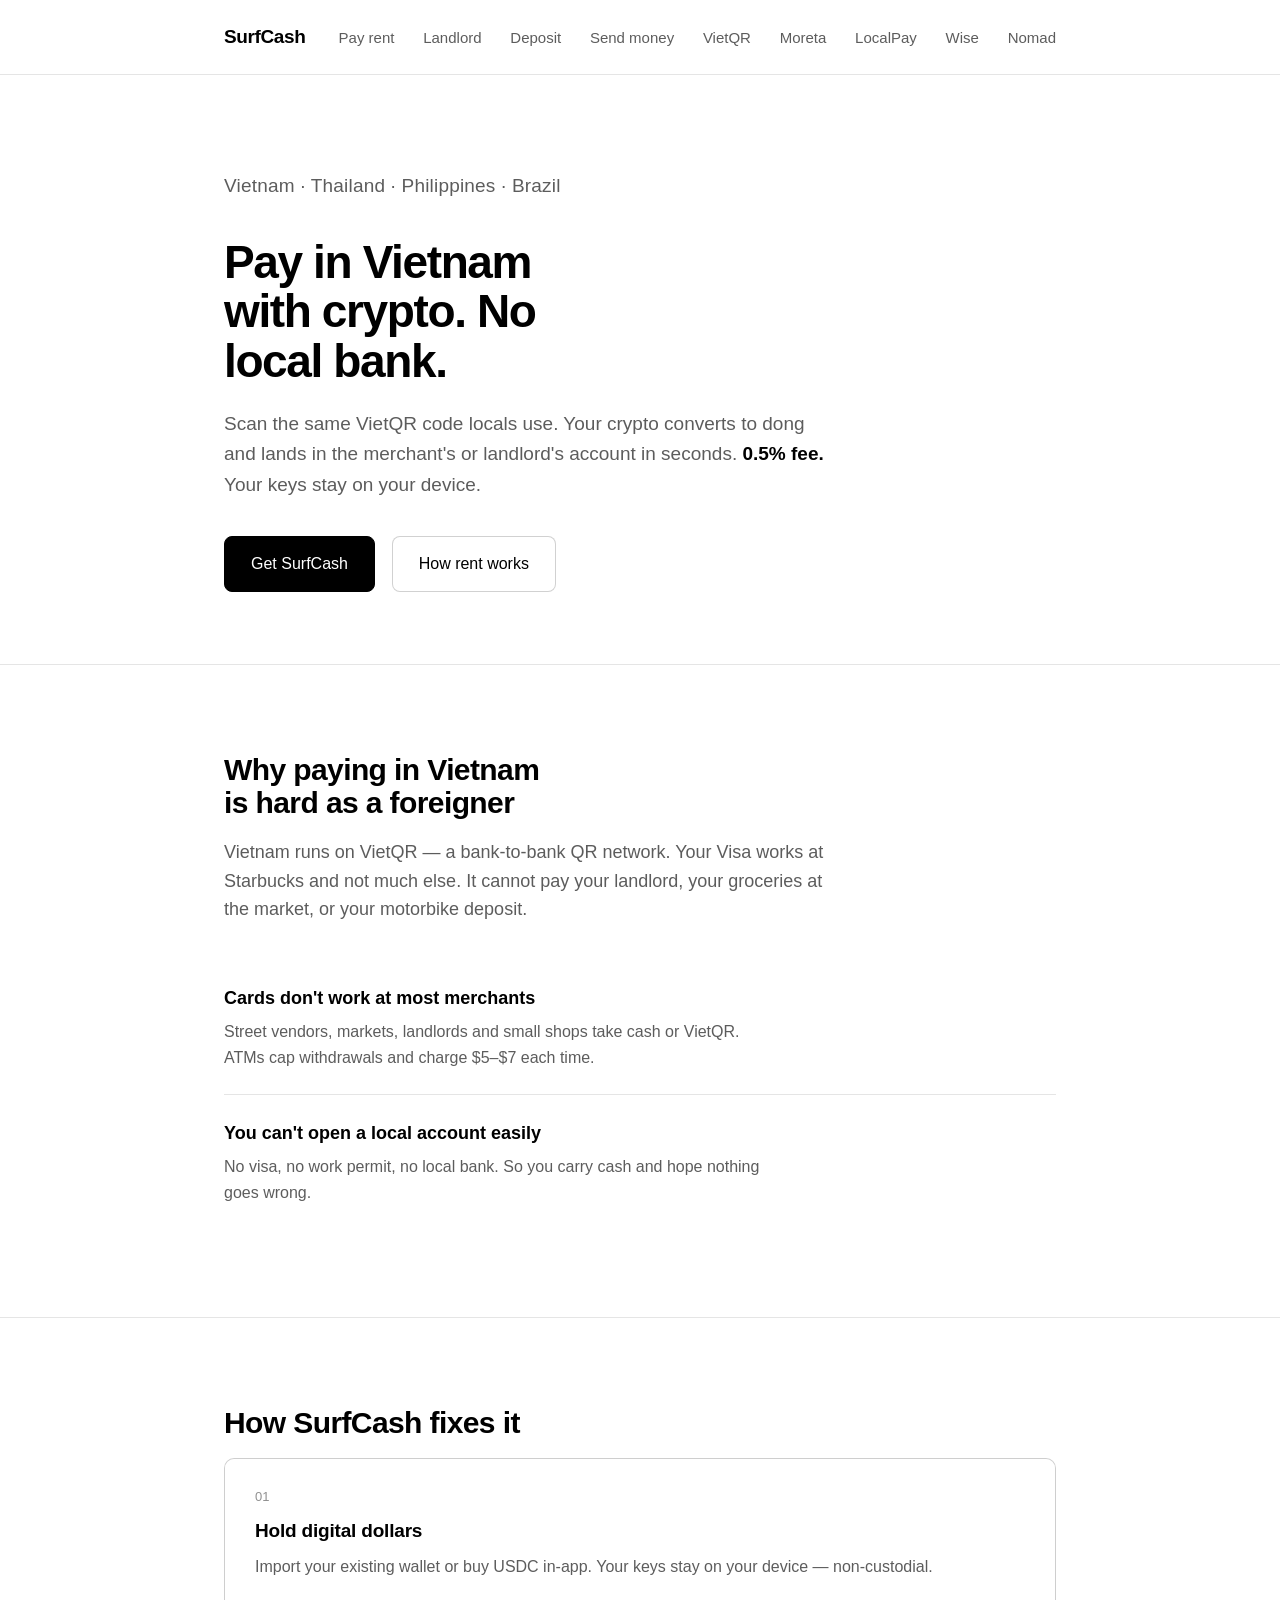
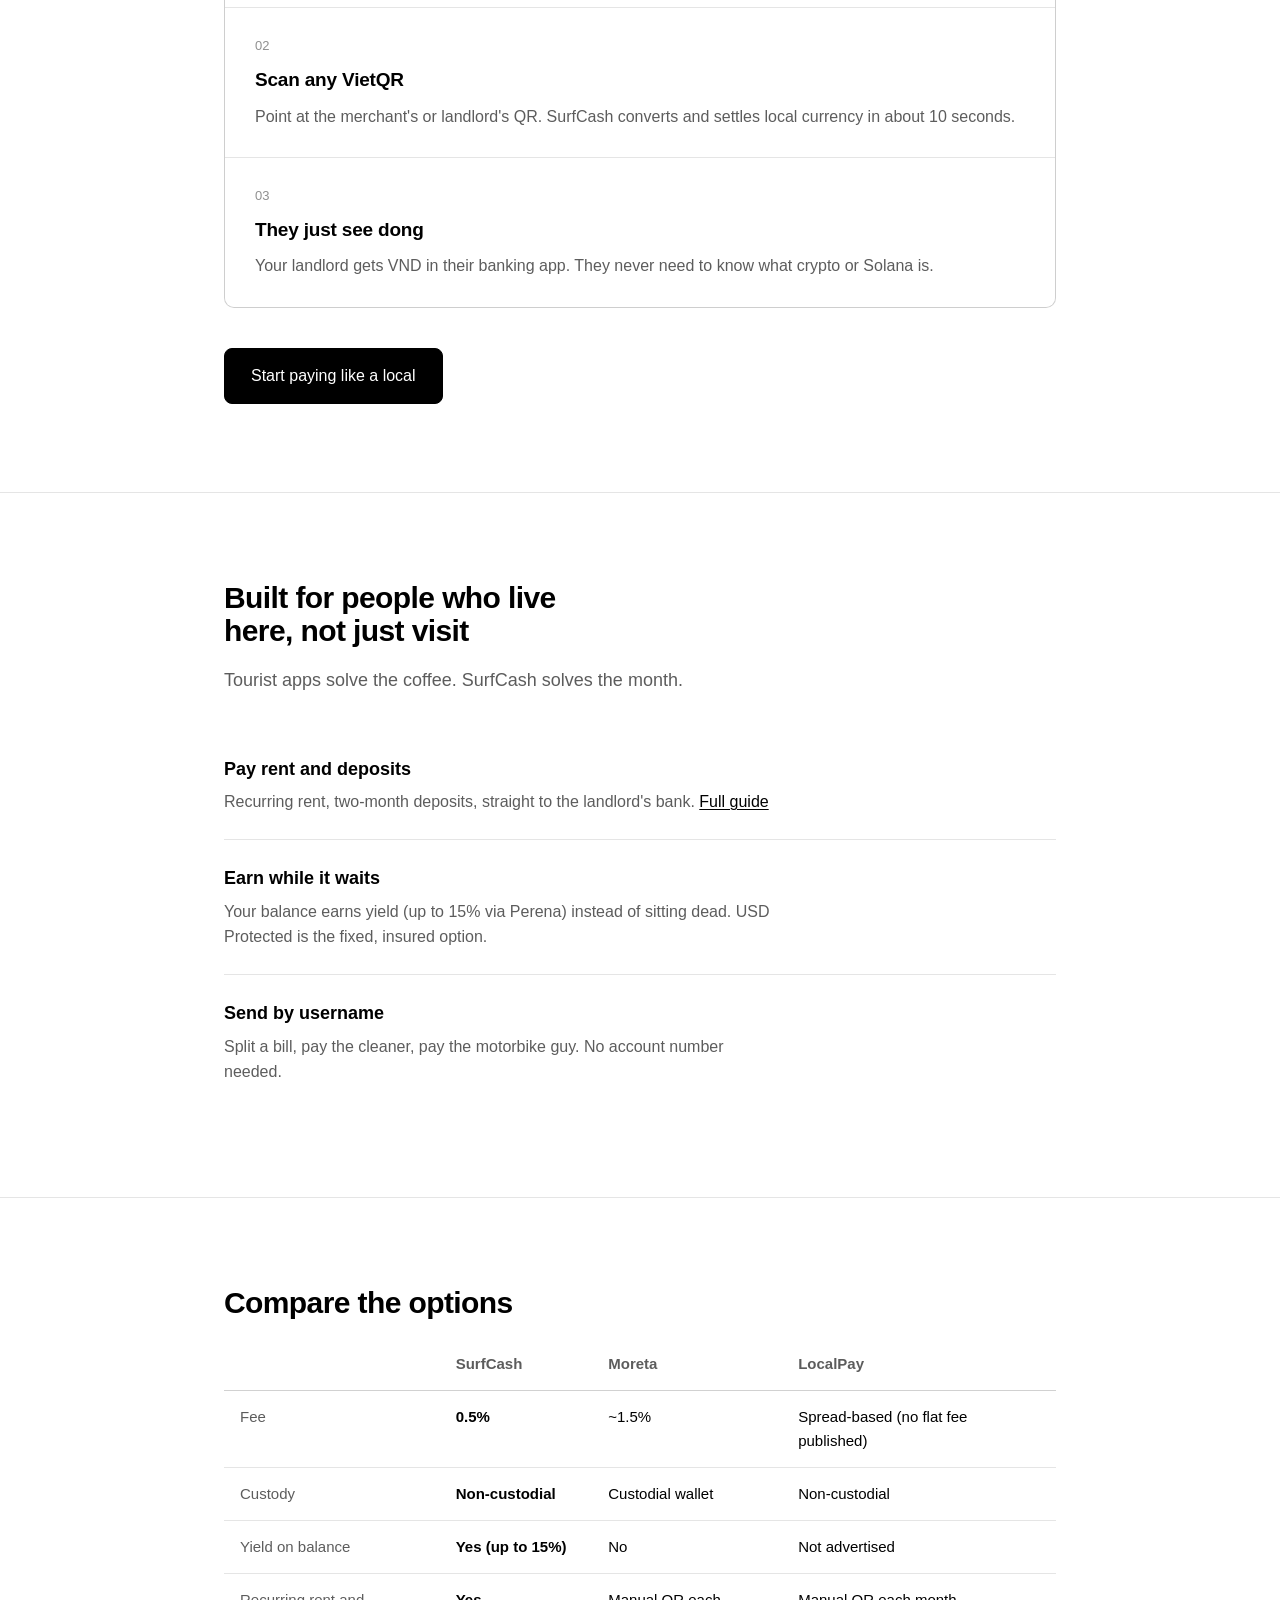
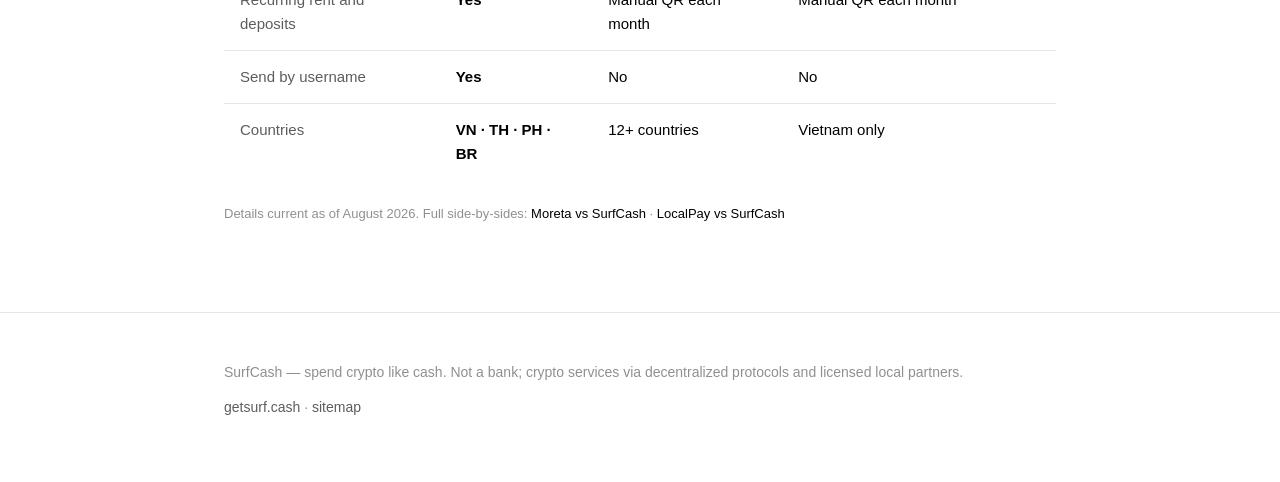
<file: index.html>
<!DOCTYPE html>
<html lang="en">
<head>
<meta charset="utf-8"/>
<meta name="viewport" content="width=device-width, initial-scale=1"/>
<title>SurfCash — Pay rent and bills in Vietnam with crypto</title>
<meta name="description" content="Scan any VietQR with crypto and your landlord or the shop gets dong in seconds. No Vietnamese bank account. SurfCash — pay rent, groceries and deposits like a local. 0.5% fee."/>
<link rel="canonical" href="https://akshatcoder-hash.github.io/surfcash-seo/"/>
<meta property="og:title" content="SurfCash — Pay rent and bills in Vietnam with crypto"/>
<meta property="og:description" content="Scan any VietQR with crypto, pay rent and groceries, no local bank. 0.5% fee. Built for people who earn in crypto and live in Vietnam."/>
<meta property="og:type" content="website"/>
<link rel="stylesheet" href="style.css"/>
</head>
<body>
<header><div class="wrap">
  <a class="logo" href="./">SurfCash</a>
  <nav>
    <a href="how-to-pay-rent-vietnam.html">Pay rent</a>
    <a href="pay-landlord-crypto.html">Landlord</a>
    <a href="deposit-escrow.html">Deposit</a>
    <a href="send-money-to-vietnam.html">Send money</a>
    <a href="pay-in-vietnam.html">VietQR</a>
    <a href="moreta-vs-surfcash.html">Moreta</a>
    <a href="localpay-vs-surfcash.html">LocalPay</a>
    <a href="wise-vs-surfcash.html">Wise</a>
    <a href="nomad-vietnam.html">Nomad</a>
  </nav>
</div></header>

<section class="hero"><div class="wrap">
  <p class="eyebrow">Vietnam · Thailand · Philippines · Brazil</p>
  <h1>Pay in Vietnam with crypto. No local bank.</h1>
  <p>Scan the same VietQR code locals use. Your crypto converts to dong and lands in the merchant's or landlord's account in seconds. <strong>0.5% fee.</strong> Your keys stay on your device.</p>
  <a class="btn" href="https://www.getsurf.cash/" rel="noopener">Get SurfCash</a>
  <a class="btn ghost" href="how-to-pay-rent-vietnam.html">How rent works</a>
</div></section>

<section class="chapter"><div class="wrap">
  <h2>Why paying in Vietnam is hard as a foreigner</h2>
  <p class="lead">Vietnam runs on VietQR — a bank-to-bank QR network. Your Visa works at Starbucks and not much else. It cannot pay your landlord, your groceries at the market, or your motorbike deposit.</p>
  <div class="points">
    <div class="point">
      <h3>Cards don't work at most merchants</h3>
      <p>Street vendors, markets, landlords and small shops take cash or VietQR. ATMs cap withdrawals and charge $5–$7 each time.</p>
    </div>
    <div class="point">
      <h3>You can't open a local account easily</h3>
      <p>No visa, no work permit, no local bank. So you carry cash and hope nothing goes wrong.</p>
    </div>
  </div>
</div></section>

<section class="chapter"><div class="wrap">
  <h2>How SurfCash fixes it</h2>
  <div class="steps">
    <div class="step">
      <p class="n">01</p>
      <h3>Hold digital dollars</h3>
      <p>Import your existing wallet or buy USDC in-app. Your keys stay on your device — non-custodial.</p>
    </div>
    <div class="step">
      <p class="n">02</p>
      <h3>Scan any VietQR</h3>
      <p>Point at the merchant's or landlord's QR. SurfCash converts and settles local currency in about 10 seconds.</p>
    </div>
    <div class="step">
      <p class="n">03</p>
      <h3>They just see dong</h3>
      <p>Your landlord gets VND in their banking app. They never need to know what crypto or Solana is.</p>
    </div>
  </div>
  <a class="btn" href="https://www.getsurf.cash/" rel="noopener">Start paying like a local</a>
</div></section>

<section class="chapter"><div class="wrap">
  <h2>Built for people who live here, not just visit</h2>
  <p class="lead">Tourist apps solve the coffee. SurfCash solves the month.</p>
  <div class="points">
    <div class="point">
      <h3>Pay rent and deposits</h3>
      <p>Recurring rent, two-month deposits, straight to the landlord's bank. <a href="how-to-pay-rent-vietnam.html">Full guide</a></p>
    </div>
    <div class="point">
      <h3>Earn while it waits</h3>
      <p>Your balance earns yield (up to 15% via Perena) instead of sitting dead. USD Protected is the fixed, insured option.</p>
    </div>
    <div class="point">
      <h3>Send by username</h3>
      <p>Split a bill, pay the cleaner, pay the motorbike guy. No account number needed.</p>
    </div>
  </div>
</div></section>

<section class="chapter"><div class="wrap">
  <h2>Compare the options</h2>
  <table>
    <tr><th></th><th>SurfCash</th><th>Moreta</th><th>LocalPay</th></tr>
    <tr><td>Fee</td><td class="win">0.5%</td><td>~1.5%</td><td>Spread-based (no flat fee published)</td></tr>
    <tr><td>Custody</td><td class="win">Non-custodial</td><td>Custodial wallet</td><td>Non-custodial</td></tr>
    <tr><td>Yield on balance</td><td class="win">Yes (up to 15%)</td><td>No</td><td>Not advertised</td></tr>
    <tr><td>Recurring rent and deposits</td><td class="win">Yes</td><td>Manual QR each month</td><td>Manual QR each month</td></tr>
    <tr><td>Send by username</td><td class="win">Yes</td><td>No</td><td>No</td></tr>
    <tr><td>Countries</td><td class="win">VN · TH · PH · BR</td><td>12+ countries</td><td>Vietnam only</td></tr>
  </table>
  <p class="fine">Details current as of August 2026. Full side-by-sides: <a href="moreta-vs-surfcash.html">Moreta vs SurfCash</a> · <a href="localpay-vs-surfcash.html">LocalPay vs SurfCash</a></p>
</div></section>

<footer><div class="wrap">
  <span>SurfCash — spend crypto like cash. Not a bank; crypto services via decentralized protocols and licensed local partners.</span>
  <span><a href="https://www.getsurf.cash/" rel="noopener">getsurf.cash</a> · <a href="sitemap.xml">sitemap</a></span>
</div></footer>
</body>
</html>
</file>
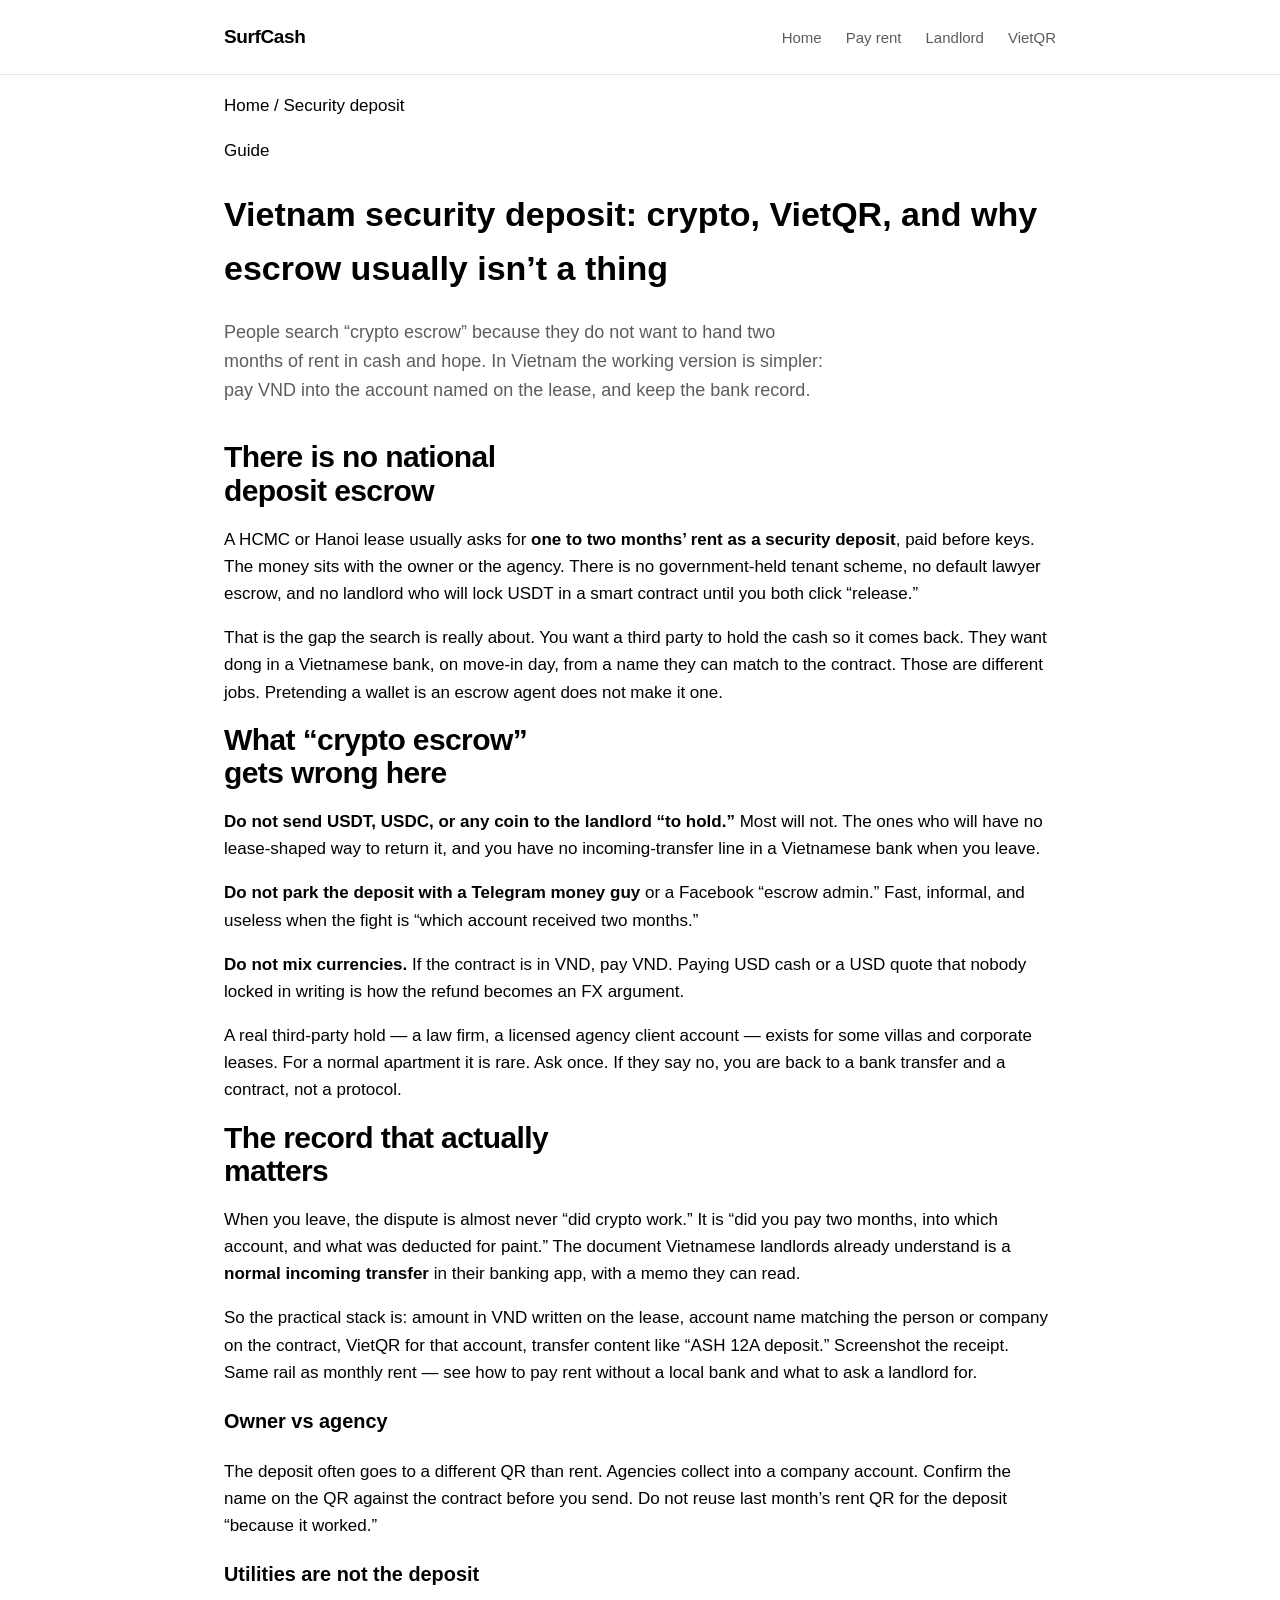
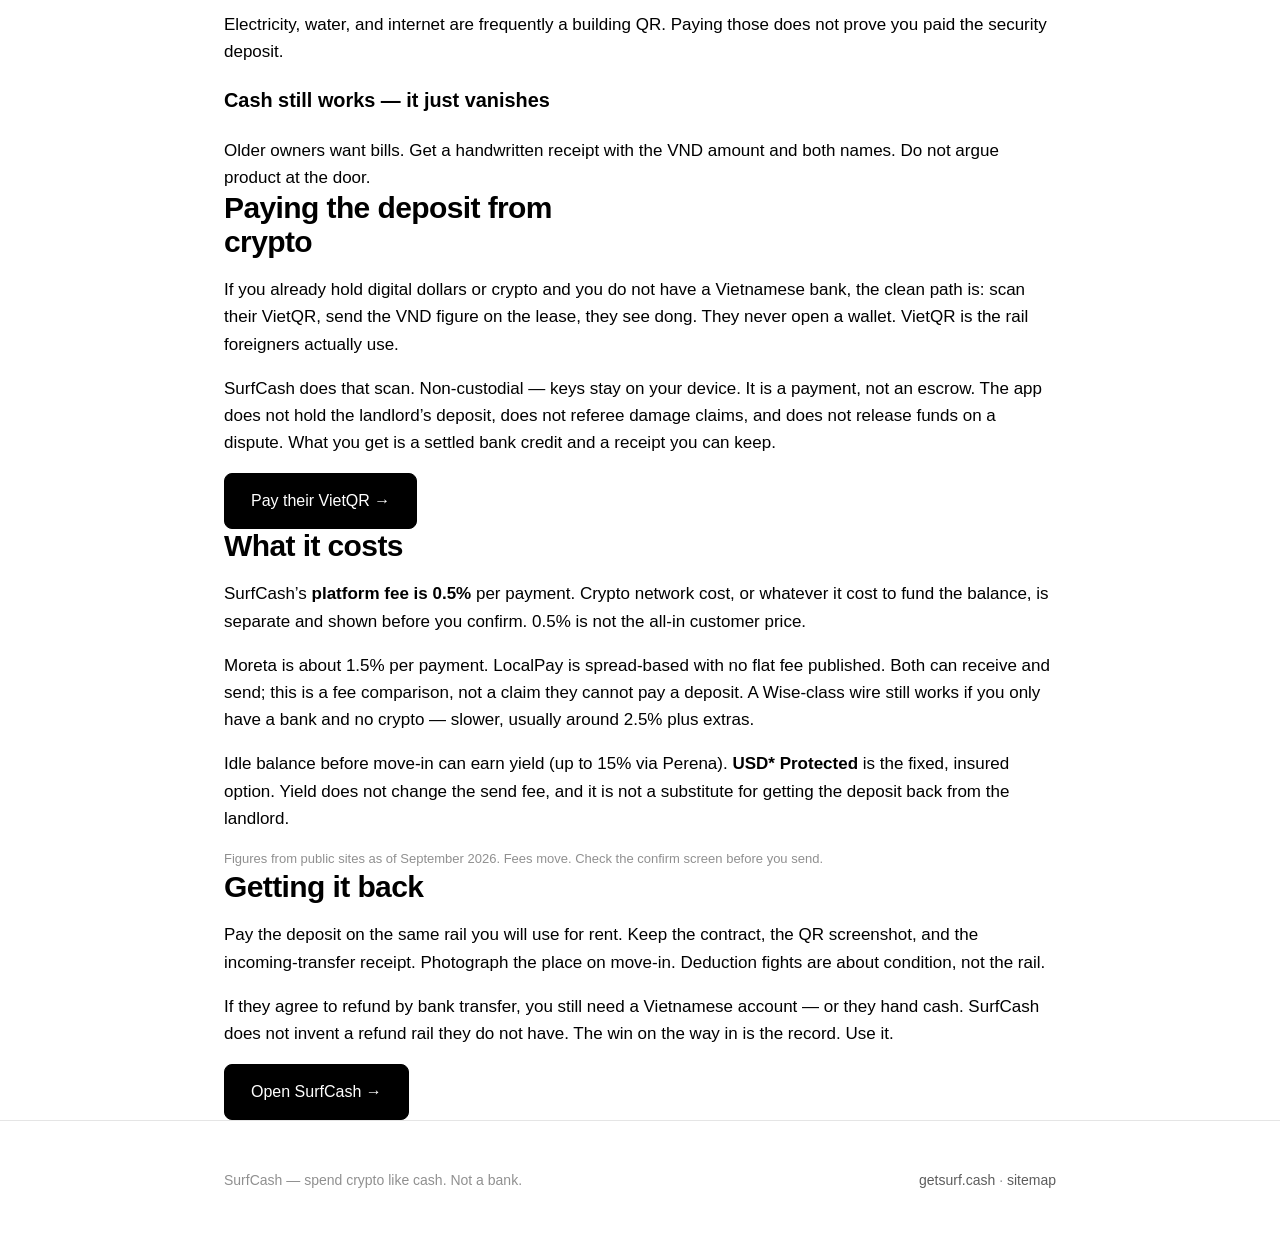
<file: deposit-escrow.html>
<!DOCTYPE html>
<html lang="en">
<head>
<meta charset="utf-8"/>
<meta name="viewport" content="width=device-width, initial-scale=1"/>
<title>Vietnam Security Deposit with Crypto — Escrow vs VietQR (2026)</title>
<meta name="description" content="Vietnam has no standard tenant-deposit escrow. How foreigners actually pay a 1–2 month security deposit with crypto, keep a bank record, and what not to send."/>
<link rel="canonical" href="https://akshatcoder-hash.github.io/surfcash-seo/deposit-escrow.html"/>
<link rel="stylesheet" href="style.css"/>
</head>
<body>
<header><div class="wrap"><a class="logo" href="./">SurfCash</a><nav><a href="index.html">Home</a><a href="how-to-pay-rent-vietnam.html">Pay rent</a><a href="pay-landlord-crypto.html">Landlord</a><a href="pay-in-vietnam.html">VietQR</a></nav></div></header>

<div class="wrap">
  <p class="crumb"><a href="./">Home</a> / Security deposit</p>
  <span class="tag">Guide</span>
  <h1 class="page">Vietnam security deposit: crypto, VietQR, and why escrow usually isn’t a thing</h1>
  <p class="lead">People search “crypto escrow” because they do not want to hand two months of rent in cash and hope. In Vietnam the working version is simpler: pay VND into the account named on the lease, and keep the bank record.</p>
</div>

<section><div class="wrap">
  <h2>There is no national deposit escrow</h2>
  <p>A HCMC or Hanoi lease usually asks for <strong>one to two months’ rent as a security deposit</strong>, paid before keys. The money sits with the owner or the agency. There is no government-held tenant scheme, no default lawyer escrow, and no landlord who will lock USDT in a smart contract until you both click “release.”</p>
  <p>That is the gap the search is really about. You want a third party to hold the cash so it comes back. They want dong in a Vietnamese bank, on move-in day, from a name they can match to the contract. Those are different jobs. Pretending a wallet is an escrow agent does not make it one.</p>
</div></section>

<section><div class="wrap">
  <h2>What “crypto escrow” gets wrong here</h2>
  <p><strong>Do not send USDT, USDC, or any coin to the landlord “to hold.”</strong> Most will not. The ones who will have no lease-shaped way to return it, and you have no incoming-transfer line in a Vietnamese bank when you leave.</p>
  <p><strong>Do not park the deposit with a Telegram money guy</strong> or a Facebook “escrow admin.” Fast, informal, and useless when the fight is “which account received two months.”</p>
  <p><strong>Do not mix currencies.</strong> If the contract is in VND, pay VND. Paying USD cash or a USD quote that nobody locked in writing is how the refund becomes an FX argument.</p>
  <p>A real third-party hold — a law firm, a licensed agency client account — exists for some villas and corporate leases. For a normal apartment it is rare. Ask once. If they say no, you are back to a bank transfer and a contract, not a protocol.</p>
</div></section>

<section><div class="wrap">
  <h2>The record that actually matters</h2>
  <p>When you leave, the dispute is almost never “did crypto work.” It is “did you pay two months, into which account, and what was deducted for paint.” The document Vietnamese landlords already understand is a <strong>normal incoming transfer</strong> in their banking app, with a memo they can read.</p>
  <p>So the practical stack is: amount in VND written on the lease, account name matching the person or company on the contract, VietQR for that account, transfer content like “ASH 12A deposit.” Screenshot the receipt. Same rail as monthly rent — see <a href="how-to-pay-rent-vietnam.html">how to pay rent without a local bank</a> and <a href="pay-landlord-crypto.html">what to ask a landlord for</a>.</p>
  <div class="card"><h3>Owner vs agency</h3>The deposit often goes to a different QR than rent. Agencies collect into a company account. Confirm the name on the QR against the contract before you send. Do not reuse last month’s rent QR for the deposit “because it worked.”</div>
  <div class="card"><h3>Utilities are not the deposit</h3>Electricity, water, and internet are frequently a building QR. Paying those does not prove you paid the security deposit.</div>
  <div class="card"><h3>Cash still works — it just vanishes</h3>Older owners want bills. Get a handwritten receipt with the VND amount and both names. Do not argue product at the door.</div>
</div></section>

<section><div class="wrap">
  <h2>Paying the deposit from crypto</h2>
  <p>If you already hold digital dollars or crypto and you do not have a Vietnamese bank, the clean path is: scan their VietQR, send the VND figure on the lease, they see dong. They never open a wallet. <a href="pay-in-vietnam.html">VietQR is the rail foreigners actually use</a>.</p>
  <p>SurfCash does that scan. Non-custodial — keys stay on your device. It is a payment, not an escrow. The app does not hold the landlord’s deposit, does not referee damage claims, and does not release funds on a dispute. What you get is a settled bank credit and a receipt you can keep.</p>
  <a class="btn" href="https://www.getsurf.cash/" rel="noopener">Pay their VietQR →</a>
</div></section>

<section><div class="wrap">
  <h2>What it costs</h2>
  <p>SurfCash’s <strong>platform fee is 0.5%</strong> per payment. Crypto network cost, or whatever it cost to fund the balance, is separate and shown before you confirm. 0.5% is not the all-in customer price.</p>
  <p>Moreta is about 1.5% per payment. LocalPay is spread-based with no flat fee published. Both can receive and send; this is a fee comparison, not a claim they cannot pay a deposit. A Wise-class wire still works if you only have a bank and no crypto — slower, usually around 2.5% plus extras.</p>
  <p>Idle balance before move-in can earn yield (up to 15% via Perena). <strong>USD* Protected</strong> is the fixed, insured option. Yield does not change the send fee, and it is not a substitute for getting the deposit back from the landlord.</p>
  <p class="fine">Figures from public sites as of September 2026. Fees move. Check the confirm screen before you send.</p>
</div></section>

<section><div class="wrap">
  <h2>Getting it back</h2>
  <p>Pay the deposit on the same rail you will use for rent. Keep the contract, the QR screenshot, and the incoming-transfer receipt. Photograph the place on move-in. Deduction fights are about condition, not the rail.</p>
  <p>If they agree to refund by bank transfer, you still need a Vietnamese account — or they hand cash. SurfCash does not invent a refund rail they do not have. The win on the way in is the record. Use it.</p>
  <a class="btn" href="https://www.getsurf.cash/" rel="noopener">Open SurfCash →</a>
</div></section>

<footer><div class="wrap"><span>SurfCash — spend crypto like cash. Not a bank.</span><span><a href="https://www.getsurf.cash/" rel="noopener">getsurf.cash</a> · <a href="sitemap.xml">sitemap</a></span></div></footer>
</body>
</html>
</file>
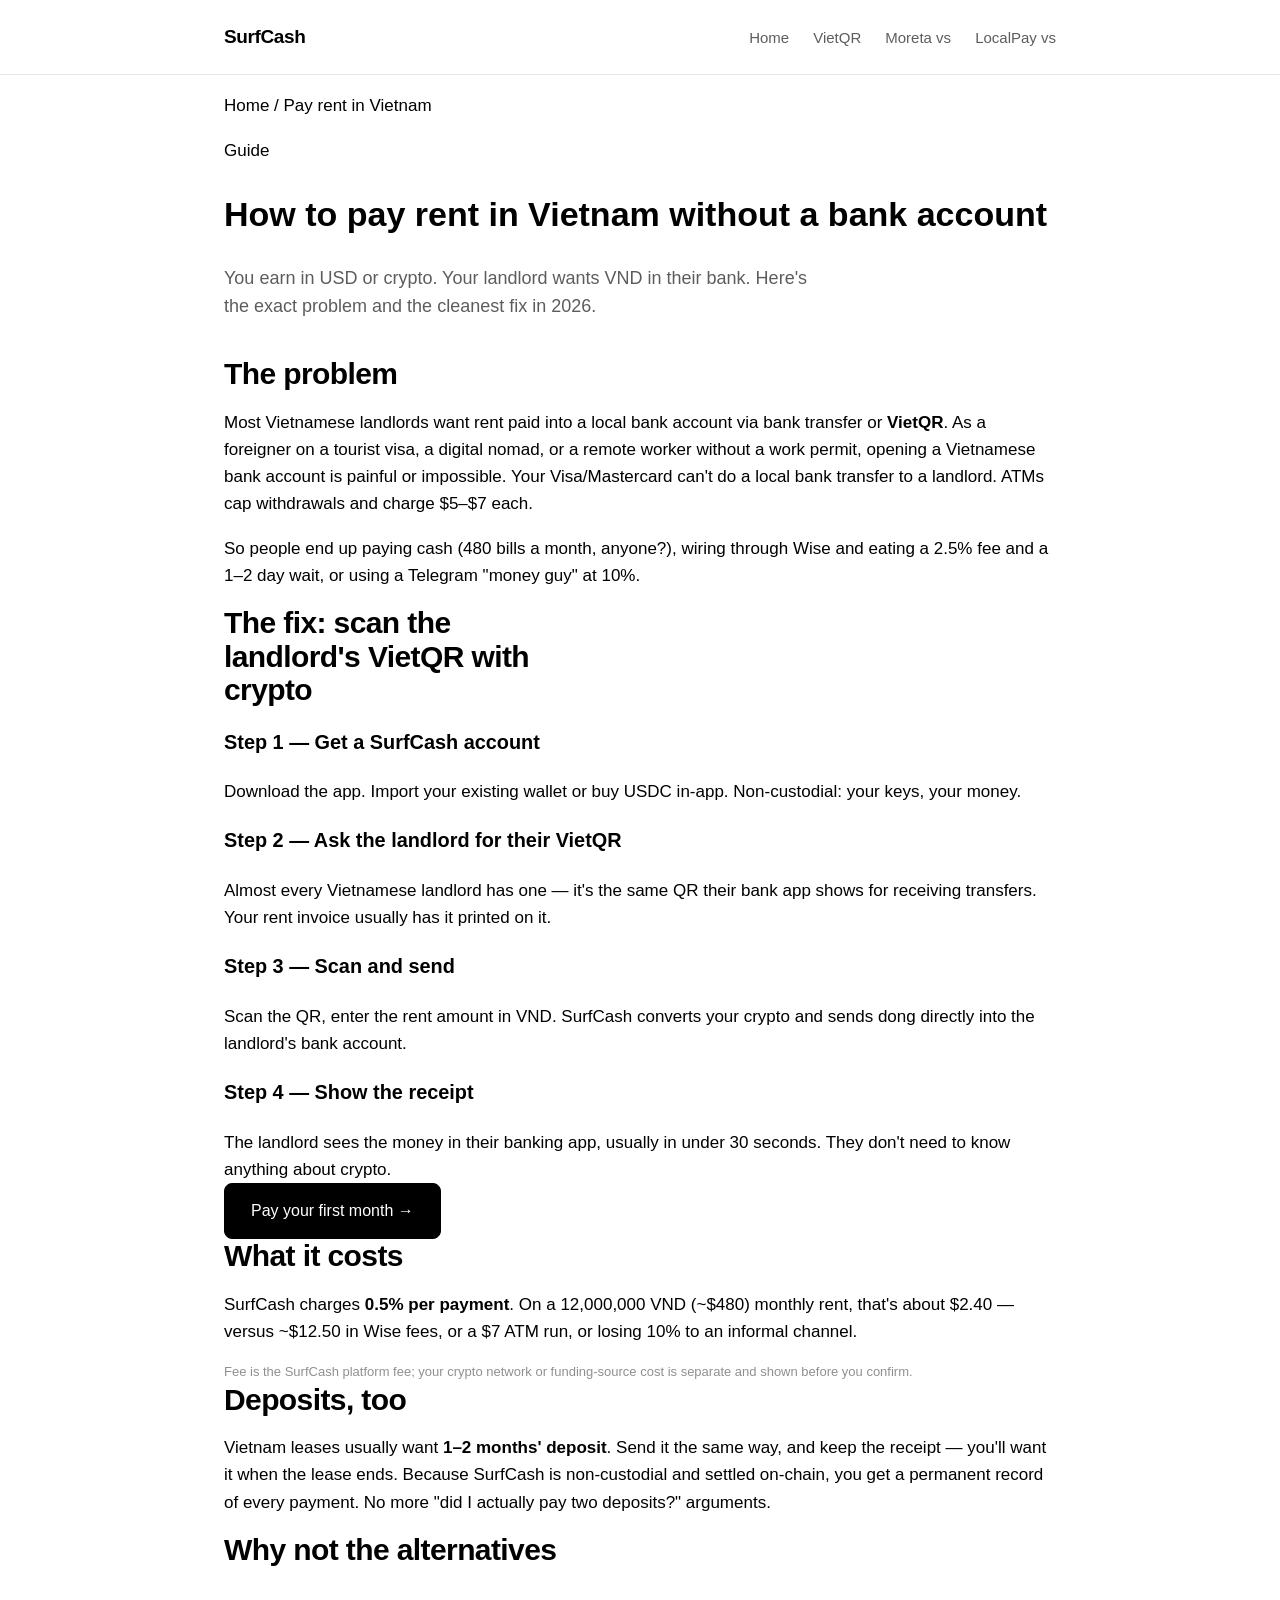
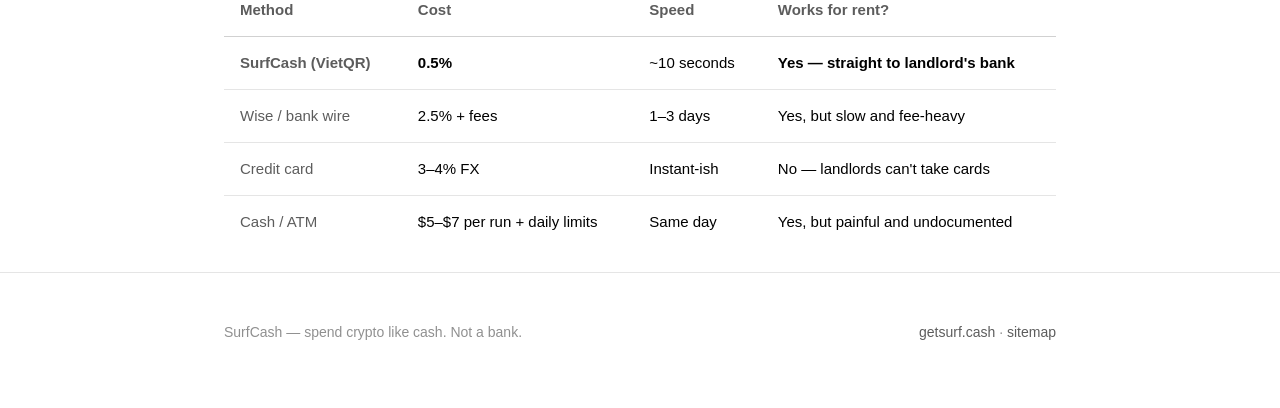
<file: how-to-pay-rent-vietnam.html>
<!DOCTYPE html>
<html lang="en">
<head>
<meta charset="utf-8"/>
<meta name="viewport" content="width=device-width, initial-scale=1"/>
<title>How to Pay Rent in Vietnam Without a Bank Account (2026)</title>
<meta name="description" content="No Vietnamese bank account? Pay rent and deposits with crypto: scan your landlord's VietQR and they get dong in seconds. Step-by-step 2026 guide."/>
<link rel="canonical" href="https://akshatcoder-hash.github.io/surfcash-seo/how-to-pay-rent-vietnam.html"/>
<link rel="stylesheet" href="style.css"/>
</head>
<body>
<header><div class="wrap"><a class="logo" href="./">SurfCash</a><nav><a href="index.html">Home</a><a href="pay-in-vietnam.html">VietQR</a><a href="moreta-vs-surfcash.html">Moreta vs</a><a href="localpay-vs-surfcash.html">LocalPay vs</a></nav></div></header>

<div class="wrap">
  <p class="crumb"><a href="./">Home</a> / Pay rent in Vietnam</p>
  <span class="tag">Guide</span>
  <h1 class="page">How to pay rent in Vietnam without a bank account</h1>
  <p class="lead">You earn in USD or crypto. Your landlord wants VND in their bank. Here's the exact problem and the cleanest fix in 2026.</p>
</div>

<section><div class="wrap">
  <h2>The problem</h2>
  <p>Most Vietnamese landlords want rent paid into a local bank account via bank transfer or <strong>VietQR</strong>. As a foreigner on a tourist visa, a digital nomad, or a remote worker without a work permit, opening a Vietnamese bank account is painful or impossible. Your Visa/Mastercard can't do a local bank transfer to a landlord. ATMs cap withdrawals and charge $5–$7 each.</p>
  <p>So people end up paying cash (480 bills a month, anyone?), wiring through Wise and eating a 2.5% fee and a 1–2 day wait, or using a Telegram "money guy" at 10%.</p>
</div></section>

<section><div class="wrap">
  <h2>The fix: scan the landlord's VietQR with crypto</h2>
  <div class="card"><h3>Step 1 — Get a SurfCash account</h3>Download the app. Import your existing wallet or buy USDC in-app. Non-custodial: your keys, your money.</div>
  <div class="card"><h3>Step 2 — Ask the landlord for their VietQR</h3>Almost every Vietnamese landlord has one — it's the same QR their bank app shows for receiving transfers. Your rent invoice usually has it printed on it.</div>
  <div class="card"><h3>Step 3 — Scan and send</h3>Scan the QR, enter the rent amount in VND. SurfCash converts your crypto and sends dong directly into the landlord's bank account.</div>
  <div class="card"><h3>Step 4 — Show the receipt</h3>The landlord sees the money in their banking app, usually in under 30 seconds. They don't need to know anything about crypto.</div>
  <a class="btn" href="https://www.getsurf.cash/" rel="noopener">Pay your first month →</a>
</div></section>

<section><div class="wrap">
  <h2>What it costs</h2>
  <p>SurfCash charges <strong>0.5% per payment</strong>. On a 12,000,000 VND (~$480) monthly rent, that's about $2.40 — versus ~$12.50 in Wise fees, or a $7 ATM run, or losing 10% to an informal channel.</p>
  <p class="fine">Fee is the SurfCash platform fee; your crypto network or funding-source cost is separate and shown before you confirm.</p>
</div></section>

<section><div class="wrap">
  <h2>Deposits, too</h2>
  <p>Vietnam leases usually want <strong>1–2 months' deposit</strong>. Send it the same way, and keep the receipt — you'll want it when the lease ends. Because SurfCash is non-custodial and settled on-chain, you get a permanent record of every payment. No more "did I actually pay two deposits?" arguments.</p>
</div></section>

<section><div class="wrap">
  <h2>Why not the alternatives</h2>
  <table>
    <tr><th>Method</th><th>Cost</th><th>Speed</th><th>Works for rent?</th></tr>
    <tr><td><strong>SurfCash (VietQR)</strong></td><td class="win">0.5%</td><td>~10 seconds</td><td class="win">Yes — straight to landlord's bank</td></tr>
    <tr><td>Wise / bank wire</td><td>2.5% + fees</td><td>1–3 days</td><td>Yes, but slow and fee-heavy</td></tr>
    <tr><td>Credit card</td><td>3–4% FX</td><td>Instant-ish</td><td>No — landlords can't take cards</td></tr>
    <tr><td>Cash / ATM</td><td>$5–$7 per run + daily limits</td><td>Same day</td><td>Yes, but painful and undocumented</td></tr>
  </table>
</div></section>

<footer><div class="wrap"><span>SurfCash — spend crypto like cash. Not a bank.</span><span><a href="https://www.getsurf.cash/" rel="noopener">getsurf.cash</a> · <a href="sitemap.xml">sitemap</a></span></div></footer>
</body>
</html>
</file>
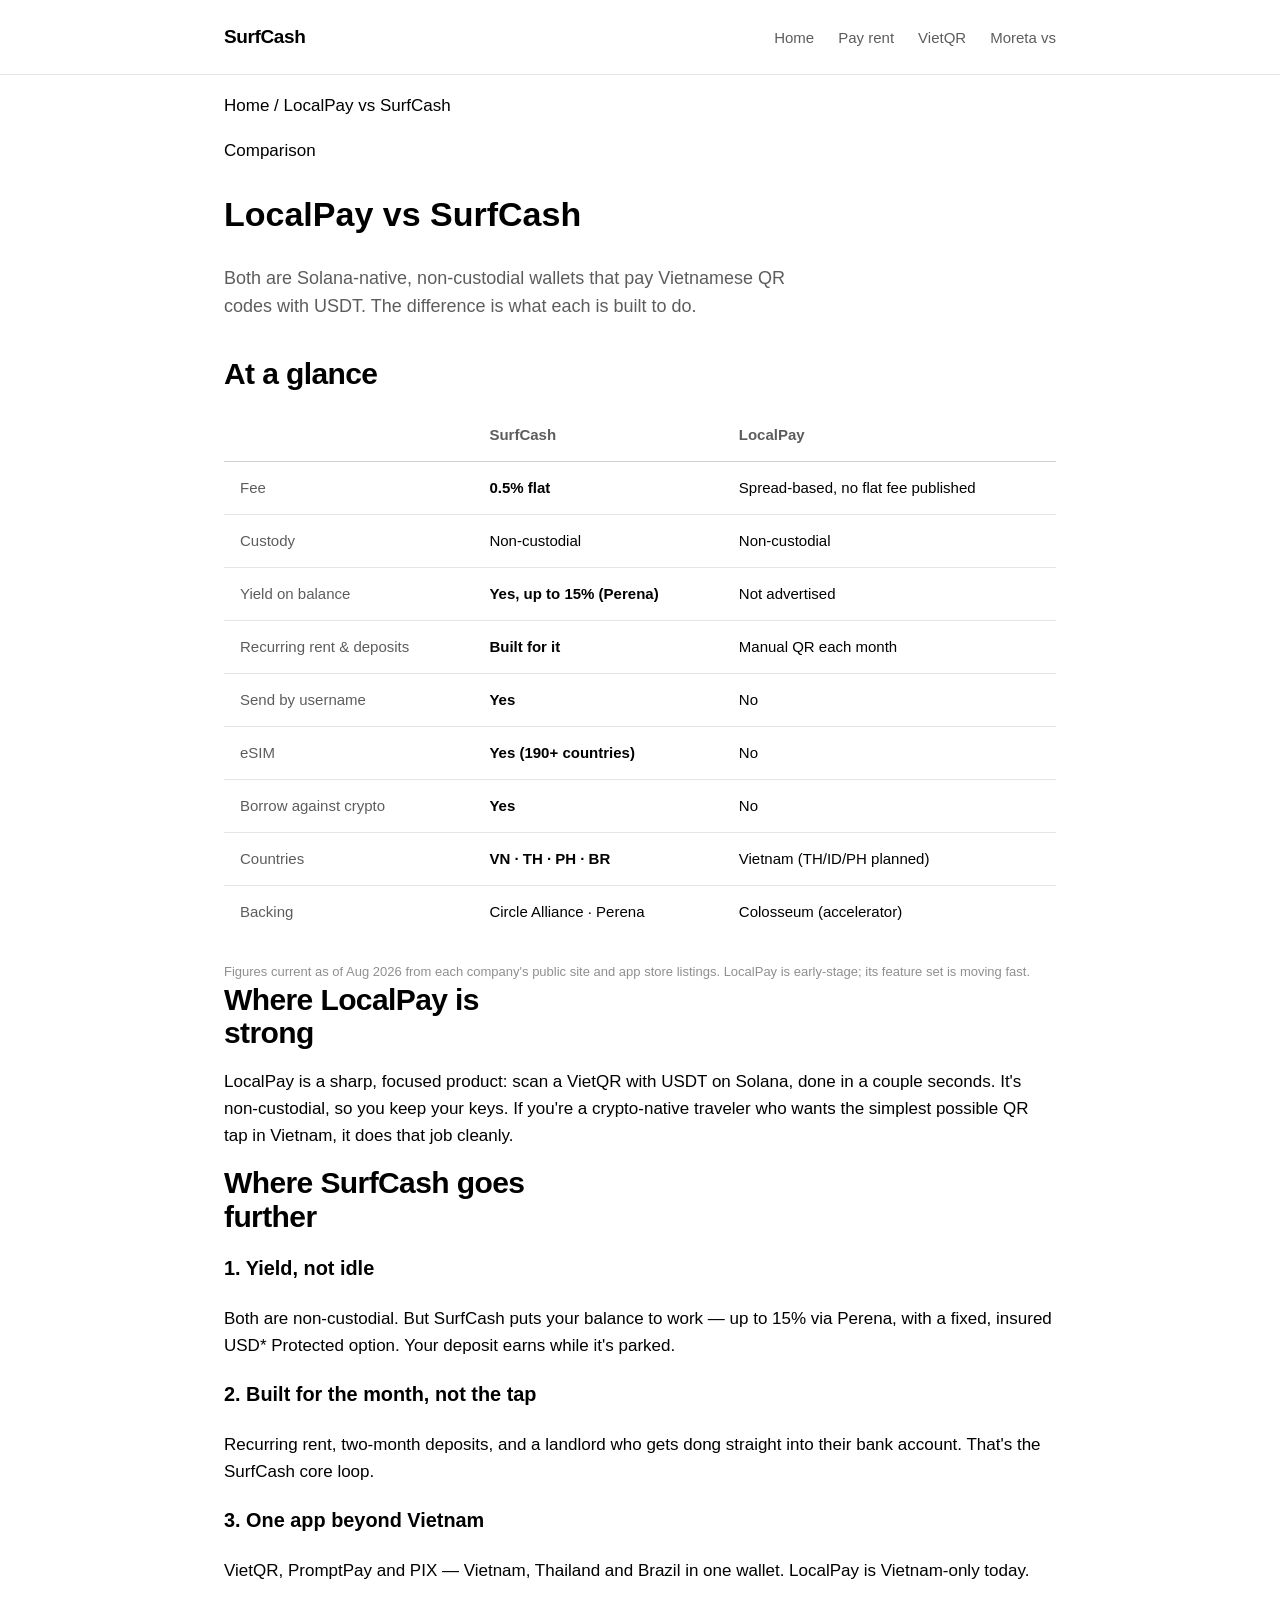
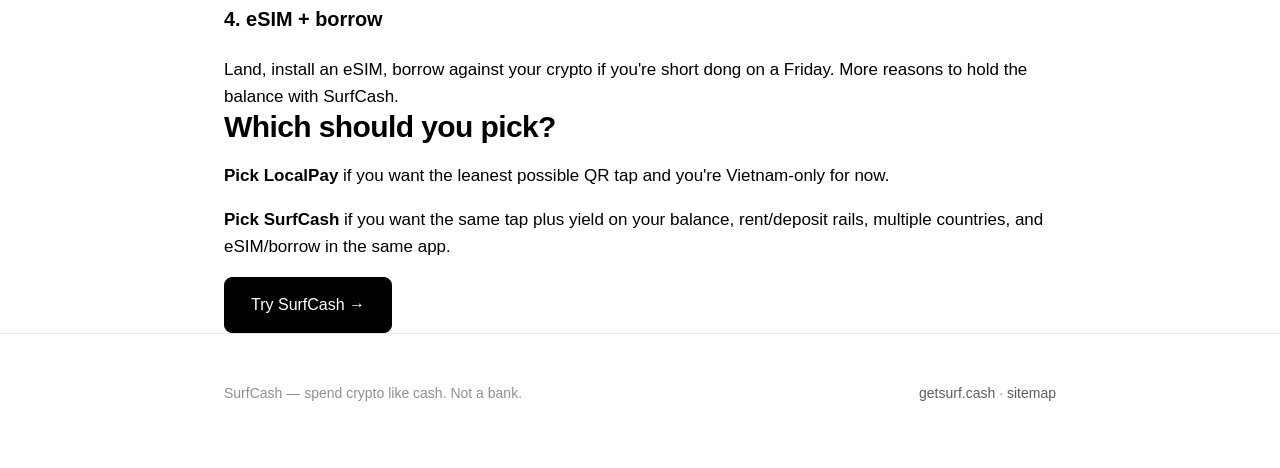
<file: localpay-vs-surfcash.html>
<!DOCTYPE html>
<html lang="en">
<head>
<meta charset="utf-8"/>
<meta name="viewport" content="width=device-width, initial-scale=1"/>
<title>LocalPay vs SurfCash: Vietnam Stablecoin QR Payments Compared (2026)</title>
<meta name="description" content="LocalPay vs SurfCash: both are Solana-native Vietnam QR payment apps. Compare fees, yield, rent, countries and what each is actually for in 2026."/>
<link rel="canonical" href="https://akshatcoder-hash.github.io/surfcash-seo/localpay-vs-surfcash.html"/>
<link rel="stylesheet" href="style.css"/>
</head>
<body>
<header><div class="wrap"><a class="logo" href="./">SurfCash</a><nav><a href="index.html">Home</a><a href="how-to-pay-rent-vietnam.html">Pay rent</a><a href="pay-in-vietnam.html">VietQR</a><a href="moreta-vs-surfcash.html">Moreta vs</a></nav></div></header>

<div class="wrap">
  <p class="crumb"><a href="./">Home</a> / LocalPay vs SurfCash</p>
  <span class="tag">Comparison</span>
  <h1 class="page">LocalPay vs SurfCash</h1>
  <p class="lead">Both are Solana-native, non-custodial wallets that pay Vietnamese QR codes with USDT. The difference is what each is built to do.</p>
</div>

<section><div class="wrap">
  <h2>At a glance</h2>
  <table>
    <tr><th></th><th>SurfCash</th><th>LocalPay</th></tr>
    <tr><td>Fee</td><td class="win">0.5% flat</td><td>Spread-based, no flat fee published</td></tr>
    <tr><td>Custody</td><td>Non-custodial</td><td>Non-custodial</td></tr>
    <tr><td>Yield on balance</td><td class="win">Yes, up to 15% (Perena)</td><td>Not advertised</td></tr>
    <tr><td>Recurring rent &amp; deposits</td><td class="win">Built for it</td><td>Manual QR each month</td></tr>
    <tr><td>Send by username</td><td class="win">Yes</td><td>No</td></tr>
    <tr><td>eSIM</td><td class="win">Yes (190+ countries)</td><td>No</td></tr>
    <tr><td>Borrow against crypto</td><td class="win">Yes</td><td>No</td></tr>
    <tr><td>Countries</td><td class="win">VN · TH · PH · BR</td><td>Vietnam (TH/ID/PH planned)</td></tr>
    <tr><td>Backing</td><td>Circle Alliance · Perena</td><td>Colosseum (accelerator)</td></tr>
  </table>
  <p class="fine">Figures current as of Aug 2026 from each company's public site and app store listings. LocalPay is early-stage; its feature set is moving fast.</p>
</div></section>

<section><div class="wrap">
  <h2>Where LocalPay is strong</h2>
  <p>LocalPay is a sharp, focused product: scan a VietQR with USDT on Solana, done in a couple seconds. It's non-custodial, so you keep your keys. If you're a crypto-native traveler who wants the simplest possible QR tap in Vietnam, it does that job cleanly.</p>
</div></section>

<section><div class="wrap">
  <h2>Where SurfCash goes further</h2>
  <div class="card"><h3>1. Yield, not idle</h3>Both are non-custodial. But SurfCash puts your balance to work — up to 15% via Perena, with a fixed, insured USD* Protected option. Your deposit earns while it's parked.</div>
  <div class="card"><h3>2. Built for the month, not the tap</h3>Recurring rent, two-month deposits, and a landlord who gets dong straight into their bank account. That's the SurfCash core loop.</div>
  <div class="card"><h3>3. One app beyond Vietnam</h3>VietQR, PromptPay and PIX — Vietnam, Thailand and Brazil in one wallet. LocalPay is Vietnam-only today.</div>
  <div class="card"><h3>4. eSIM + borrow</h3>Land, install an eSIM, borrow against your crypto if you're short dong on a Friday. More reasons to hold the balance with SurfCash.</div>
</div></section>

<section><div class="wrap">
  <h2>Which should you pick?</h2>
  <p><strong>Pick LocalPay</strong> if you want the leanest possible QR tap and you're Vietnam-only for now.</p>
  <p><strong>Pick SurfCash</strong> if you want the same tap plus yield on your balance, rent/deposit rails, multiple countries, and eSIM/borrow in the same app.</p>
  <a class="btn" href="https://www.getsurf.cash/" rel="noopener">Try SurfCash →</a>
</div></section>

<footer><div class="wrap"><span>SurfCash — spend crypto like cash. Not a bank.</span><span><a href="https://www.getsurf.cash/" rel="noopener">getsurf.cash</a> · <a href="sitemap.xml">sitemap</a></span></div></footer>
</body>
</html>
</file>
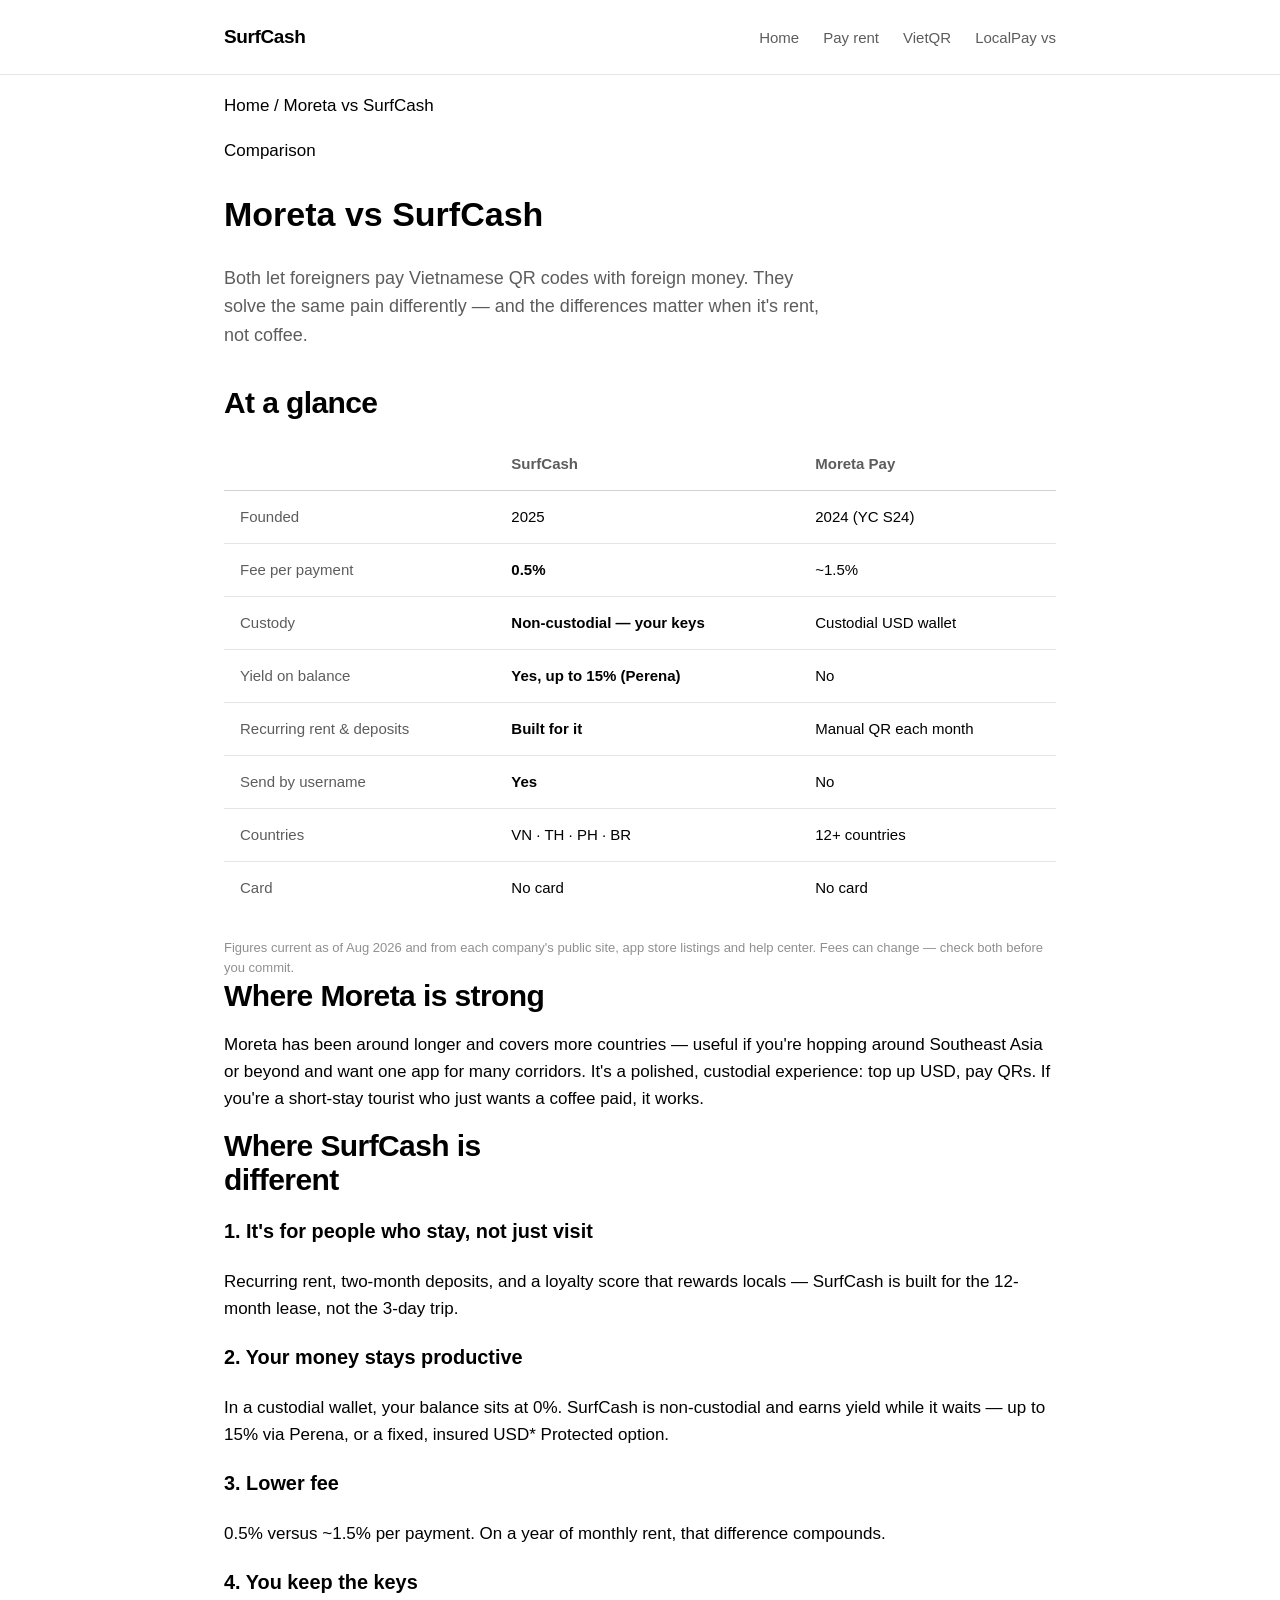
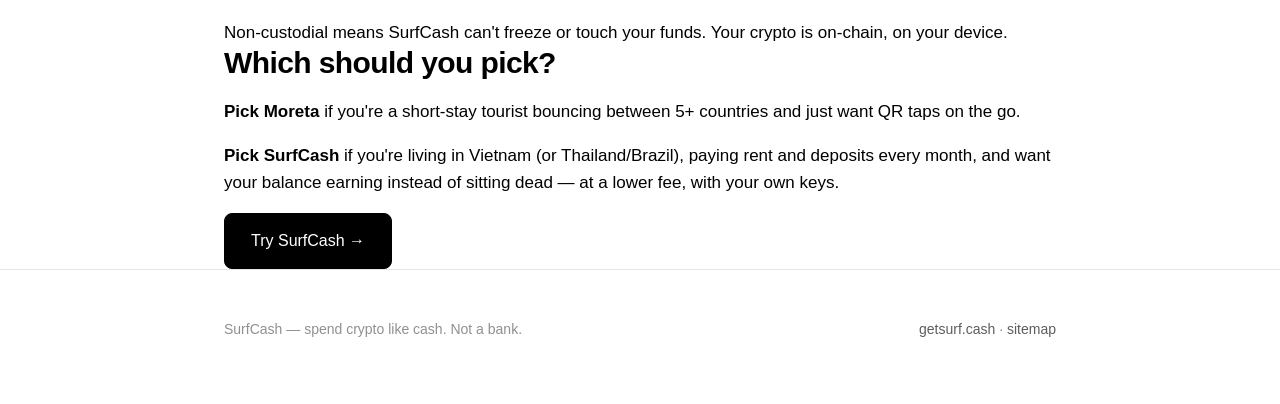
<file: moreta-vs-surfcash.html>
<!DOCTYPE html>
<html lang="en">
<head>
<meta charset="utf-8"/>
<meta name="viewport" content="width=device-width, initial-scale=1"/>
<title>Moreta vs SurfCash: Which Vietnam Crypto Payment App (2026)</title>
<meta name="description" content="Moreta Pay vs SurfCash compared: fees, custody, yield, rent payments, countries. Which Vietnam QR payment app is right for nomads and expats in 2026."/>
<link rel="canonical" href="https://akshatcoder-hash.github.io/surfcash-seo/moreta-vs-surfcash.html"/>
<link rel="stylesheet" href="style.css"/>
</head>
<body>
<header><div class="wrap"><a class="logo" href="./">SurfCash</a><nav><a href="index.html">Home</a><a href="how-to-pay-rent-vietnam.html">Pay rent</a><a href="pay-in-vietnam.html">VietQR</a><a href="localpay-vs-surfcash.html">LocalPay vs</a></nav></div></header>

<div class="wrap">
  <p class="crumb"><a href="./">Home</a> / Moreta vs SurfCash</p>
  <span class="tag">Comparison</span>
  <h1 class="page">Moreta vs SurfCash</h1>
  <p class="lead">Both let foreigners pay Vietnamese QR codes with foreign money. They solve the same pain differently — and the differences matter when it's rent, not coffee.</p>
</div>

<section><div class="wrap">
  <h2>At a glance</h2>
  <table>
    <tr><th></th><th>SurfCash</th><th>Moreta Pay</th></tr>
    <tr><td>Founded</td><td>2025</td><td>2024 (YC S24)</td></tr>
    <tr><td>Fee per payment</td><td class="win">0.5%</td><td>~1.5%</td></tr>
    <tr><td>Custody</td><td class="win">Non-custodial — your keys</td><td>Custodial USD wallet</td></tr>
    <tr><td>Yield on balance</td><td class="win">Yes, up to 15% (Perena)</td><td>No</td></tr>
    <tr><td>Recurring rent &amp; deposits</td><td class="win">Built for it</td><td>Manual QR each month</td></tr>
    <tr><td>Send by username</td><td class="win">Yes</td><td>No</td></tr>
    <tr><td>Countries</td><td>VN · TH · PH · BR</td><td>12+ countries</td></tr>
    <tr><td>Card</td><td>No card</td><td>No card</td></tr>
  </table>
  <p class="fine">Figures current as of Aug 2026 and from each company's public site, app store listings and help center. Fees can change — check both before you commit.</p>
</div></section>

<section><div class="wrap">
  <h2>Where Moreta is strong</h2>
  <p>Moreta has been around longer and covers more countries — useful if you're hopping around Southeast Asia or beyond and want one app for many corridors. It's a polished, custodial experience: top up USD, pay QRs. If you're a short-stay tourist who just wants a coffee paid, it works.</p>
</div></section>

<section><div class="wrap">
  <h2>Where SurfCash is different</h2>
  <div class="card"><h3>1. It's for people who stay, not just visit</h3>Recurring rent, two-month deposits, and a loyalty score that rewards locals — SurfCash is built for the 12-month lease, not the 3-day trip.</div>
  <div class="card"><h3>2. Your money stays productive</h3>In a custodial wallet, your balance sits at 0%. SurfCash is non-custodial and earns yield while it waits — up to 15% via Perena, or a fixed, insured USD* Protected option.</div>
  <div class="card"><h3>3. Lower fee</h3>0.5% versus ~1.5% per payment. On a year of monthly rent, that difference compounds.</div>
  <div class="card"><h3>4. You keep the keys</h3>Non-custodial means SurfCash can't freeze or touch your funds. Your crypto is on-chain, on your device.</div>
</div></section>

<section><div class="wrap">
  <h2>Which should you pick?</h2>
  <p><strong>Pick Moreta</strong> if you're a short-stay tourist bouncing between 5+ countries and just want QR taps on the go.</p>
  <p><strong>Pick SurfCash</strong> if you're living in Vietnam (or Thailand/Brazil), paying rent and deposits every month, and want your balance earning instead of sitting dead — at a lower fee, with your own keys.</p>
  <a class="btn" href="https://www.getsurf.cash/" rel="noopener">Try SurfCash →</a>
</div></section>

<footer><div class="wrap"><span>SurfCash — spend crypto like cash. Not a bank.</span><span><a href="https://www.getsurf.cash/" rel="noopener">getsurf.cash</a> · <a href="sitemap.xml">sitemap</a></span></div></footer>
</body>
</html>
</file>
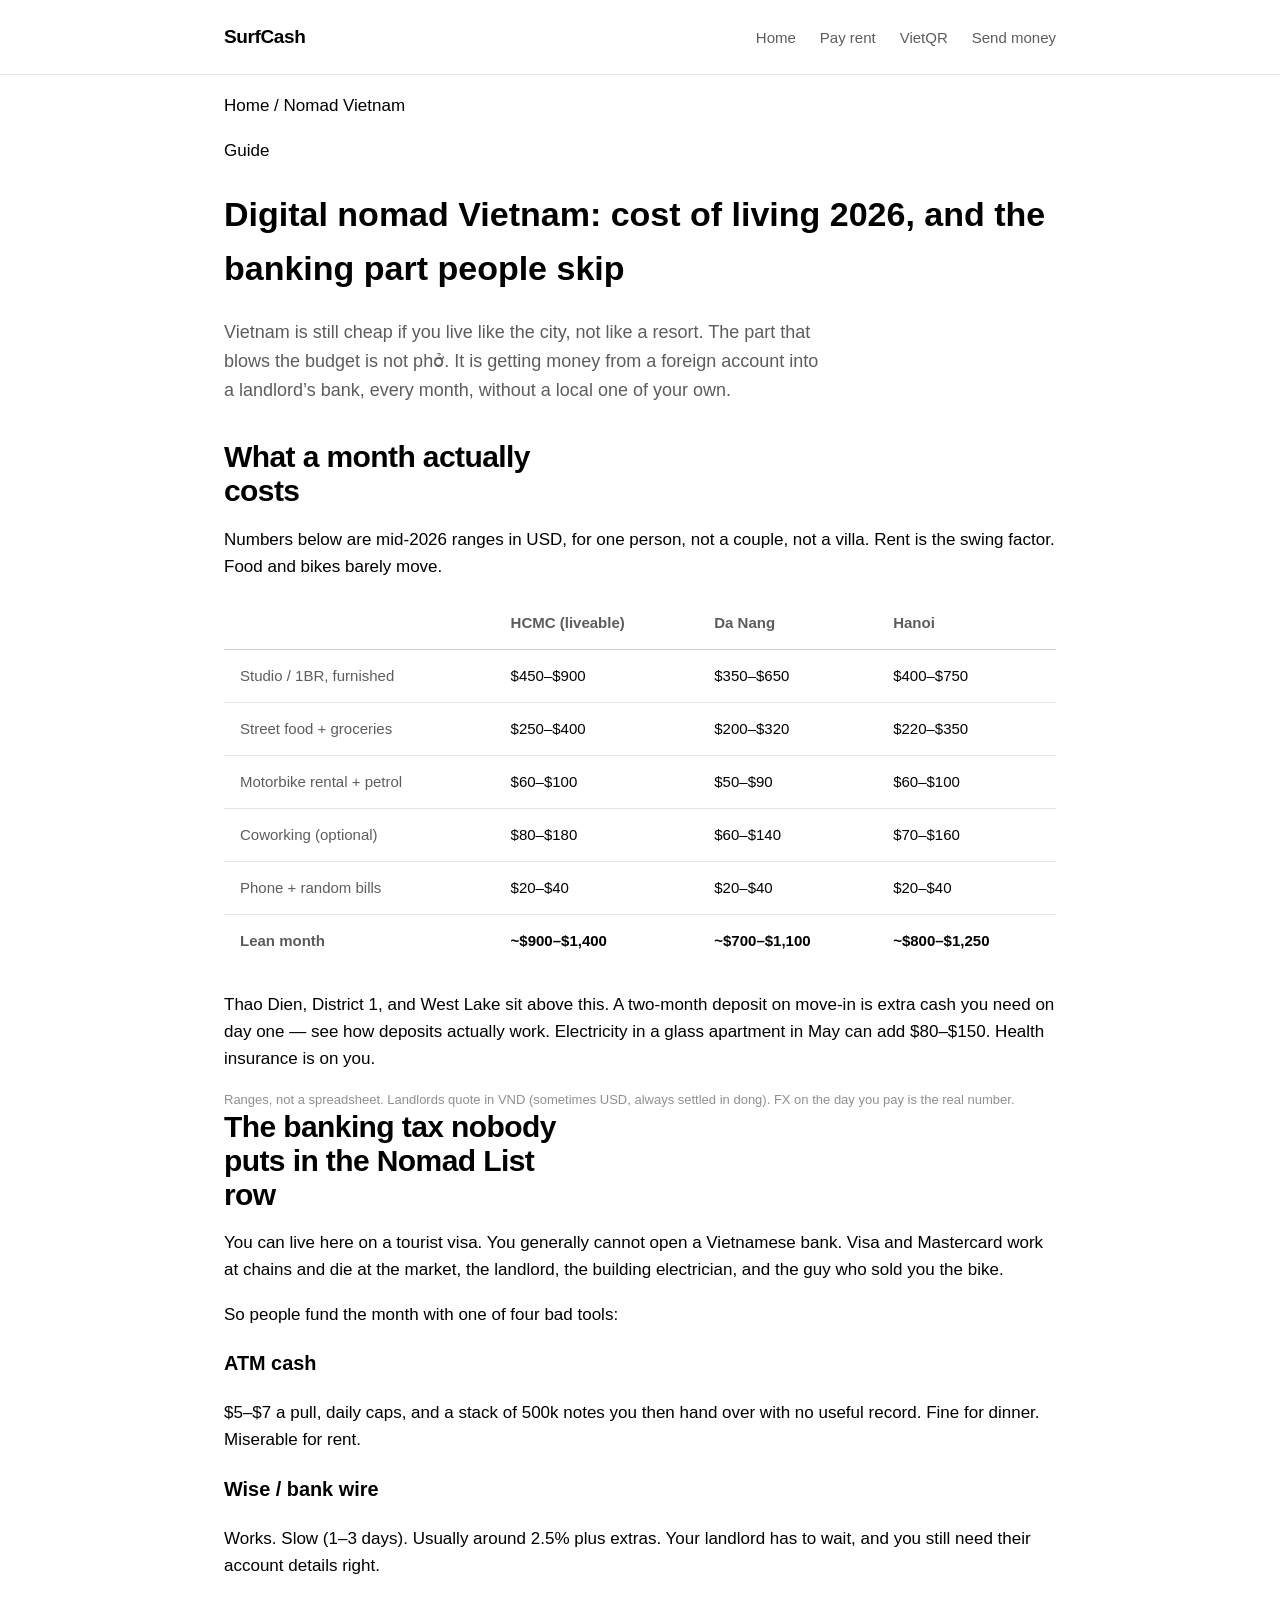
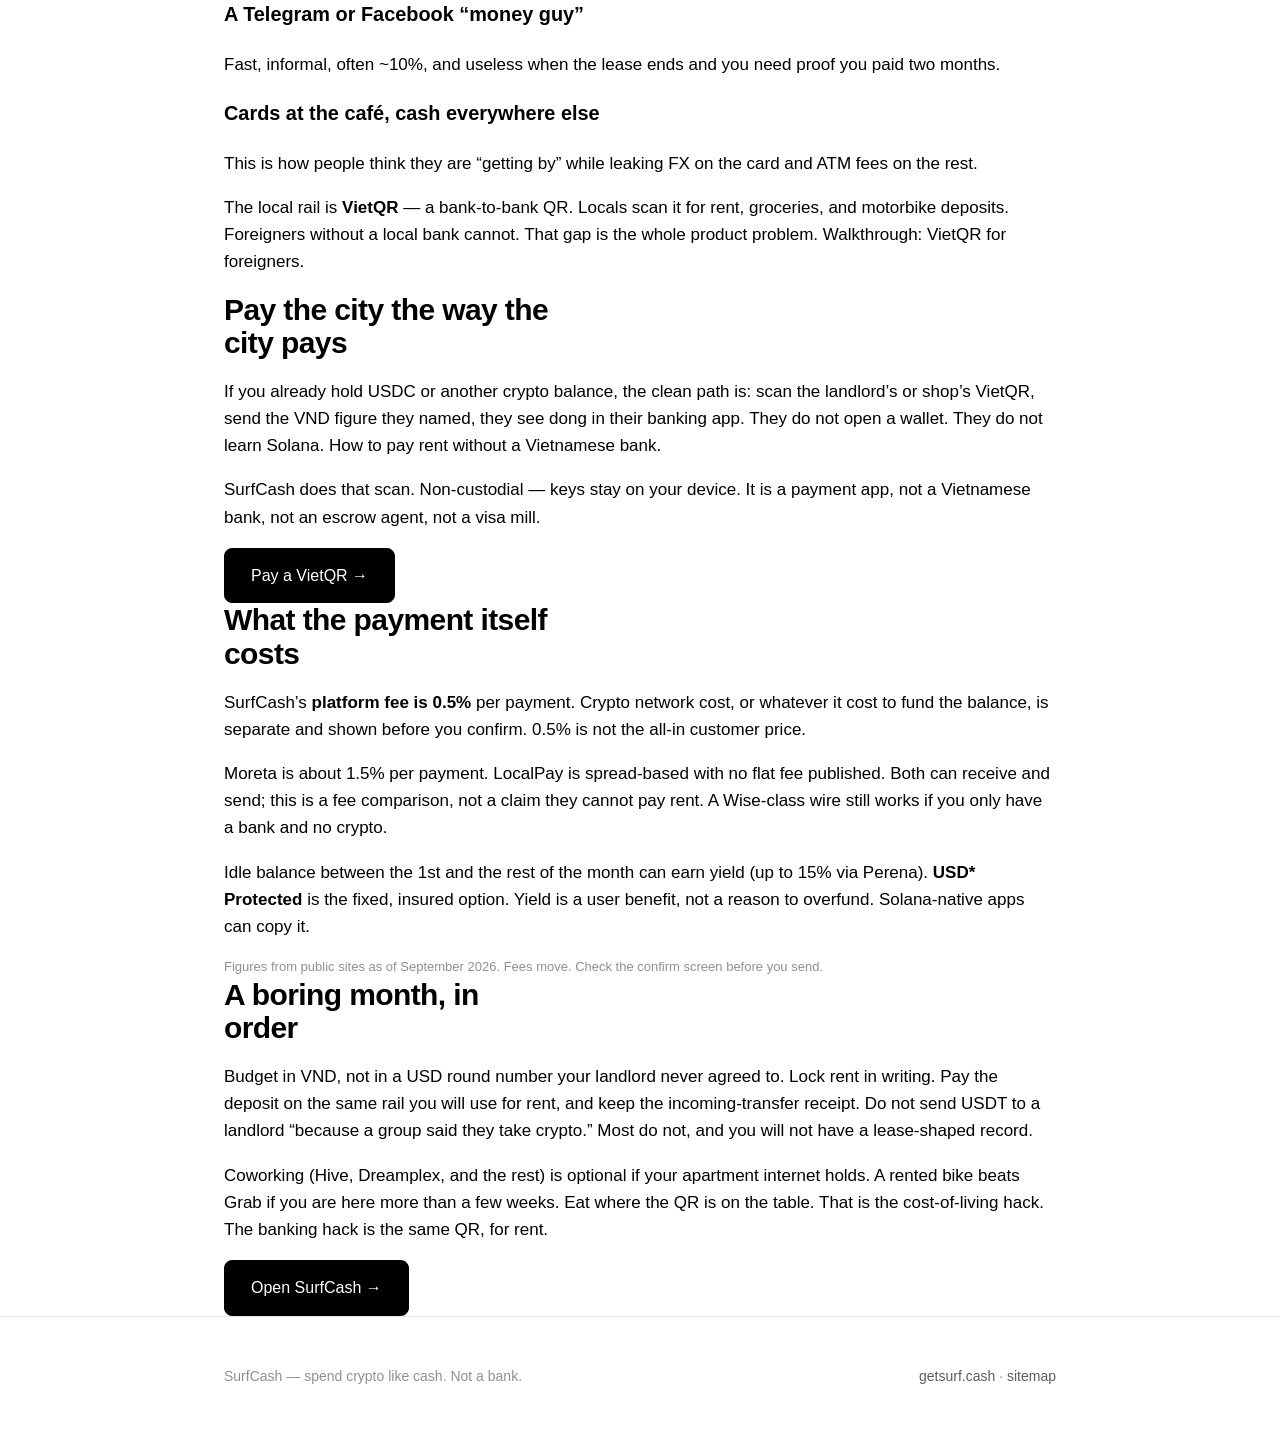
<file: nomad-vietnam.html>
<!DOCTYPE html>
<html lang="en">
<head>
<meta charset="utf-8"/>
<meta name="viewport" content="width=device-width, initial-scale=1"/>
<title>Digital Nomad Vietnam Cost of Living 2026 — Banking Without a Local Account</title>
<meta name="description" content="Honest 2026 cost of living for digital nomads in Vietnam — HCMC, Da Nang, Hanoi — plus how foreigners actually pay rent, deposits and daily life without a Vietnamese bank."/>
<link rel="canonical" href="https://akshatcoder-hash.github.io/surfcash-seo/nomad-vietnam.html"/>
<link rel="stylesheet" href="style.css"/>
</head>
<body>
<header><div class="wrap"><a class="logo" href="./">SurfCash</a><nav><a href="index.html">Home</a><a href="how-to-pay-rent-vietnam.html">Pay rent</a><a href="pay-in-vietnam.html">VietQR</a><a href="send-money-to-vietnam.html">Send money</a></nav></div></header>

<div class="wrap">
  <p class="crumb"><a href="./">Home</a> / Nomad Vietnam</p>
  <span class="tag">Guide</span>
  <h1 class="page">Digital nomad Vietnam: cost of living 2026, and the banking part people skip</h1>
  <p class="lead">Vietnam is still cheap if you live like the city, not like a resort. The part that blows the budget is not phở. It is getting money from a foreign account into a landlord’s bank, every month, without a local one of your own.</p>
</div>

<section><div class="wrap">
  <h2>What a month actually costs</h2>
  <p>Numbers below are mid-2026 ranges in USD, for one person, not a couple, not a villa. Rent is the swing factor. Food and bikes barely move.</p>
  <table>
    <tr><th></th><th>HCMC (liveable)</th><th>Da Nang</th><th>Hanoi</th></tr>
    <tr><td>Studio / 1BR, furnished</td><td>$450–$900</td><td>$350–$650</td><td>$400–$750</td></tr>
    <tr><td>Street food + groceries</td><td>$250–$400</td><td>$200–$320</td><td>$220–$350</td></tr>
    <tr><td>Motorbike rental + petrol</td><td>$60–$100</td><td>$50–$90</td><td>$60–$100</td></tr>
    <tr><td>Coworking (optional)</td><td>$80–$180</td><td>$60–$140</td><td>$70–$160</td></tr>
    <tr><td>Phone + random bills</td><td>$20–$40</td><td>$20–$40</td><td>$20–$40</td></tr>
    <tr><td><strong>Lean month</strong></td><td class="win">~$900–$1,400</td><td class="win">~$700–$1,100</td><td class="win">~$800–$1,250</td></tr>
  </table>
  <p>Thao Dien, District 1, and West Lake sit above this. A two-month deposit on move-in is extra cash you need on day one — see <a href="deposit-escrow.html">how deposits actually work</a>. Electricity in a glass apartment in May can add $80–$150. Health insurance is on you.</p>
  <p class="fine">Ranges, not a spreadsheet. Landlords quote in VND (sometimes USD, always settled in dong). FX on the day you pay is the real number.</p>
</div></section>

<section><div class="wrap">
  <h2>The banking tax nobody puts in the Nomad List row</h2>
  <p>You can live here on a tourist visa. You generally cannot open a Vietnamese bank. Visa and Mastercard work at chains and die at the market, the landlord, the building electrician, and the guy who sold you the bike.</p>
  <p>So people fund the month with one of four bad tools:</p>
  <div class="card"><h3>ATM cash</h3>$5–$7 a pull, daily caps, and a stack of 500k notes you then hand over with no useful record. Fine for dinner. Miserable for rent.</div>
  <div class="card"><h3>Wise / bank wire</h3>Works. Slow (1–3 days). Usually around 2.5% plus extras. Your landlord has to wait, and you still need their account details right.</div>
  <div class="card"><h3>A Telegram or Facebook “money guy”</h3>Fast, informal, often ~10%, and useless when the lease ends and you need proof you paid two months.</div>
  <div class="card"><h3>Cards at the café, cash everywhere else</h3>This is how people think they are “getting by” while leaking FX on the card and ATM fees on the rest.</div>
  <p>The local rail is <strong>VietQR</strong> — a bank-to-bank QR. Locals scan it for rent, groceries, and motorbike deposits. Foreigners without a local bank cannot. That gap is the whole product problem. Walkthrough: <a href="pay-in-vietnam.html">VietQR for foreigners</a>.</p>
</div></section>

<section><div class="wrap">
  <h2>Pay the city the way the city pays</h2>
  <p>If you already hold USDC or another crypto balance, the clean path is: scan the landlord’s or shop’s VietQR, send the VND figure they named, they see dong in their banking app. They do not open a wallet. They do not learn Solana. <a href="how-to-pay-rent-vietnam.html">How to pay rent without a Vietnamese bank</a>.</p>
  <p>SurfCash does that scan. Non-custodial — keys stay on your device. It is a payment app, not a Vietnamese bank, not an escrow agent, not a visa mill.</p>
  <a class="btn" href="https://www.getsurf.cash/" rel="noopener">Pay a VietQR →</a>
</div></section>

<section><div class="wrap">
  <h2>What the payment itself costs</h2>
  <p>SurfCash’s <strong>platform fee is 0.5%</strong> per payment. Crypto network cost, or whatever it cost to fund the balance, is separate and shown before you confirm. 0.5% is not the all-in customer price.</p>
  <p>Moreta is about 1.5% per payment. LocalPay is spread-based with no flat fee published. Both can receive and send; this is a fee comparison, not a claim they cannot pay rent. A Wise-class wire still works if you only have a bank and no crypto.</p>
  <p>Idle balance between the 1st and the rest of the month can earn yield (up to 15% via Perena). <strong>USD* Protected</strong> is the fixed, insured option. Yield is a user benefit, not a reason to overfund. Solana-native apps can copy it.</p>
  <p class="fine">Figures from public sites as of September 2026. Fees move. Check the confirm screen before you send.</p>
</div></section>

<section><div class="wrap">
  <h2>A boring month, in order</h2>
  <p>Budget in VND, not in a USD round number your landlord never agreed to. Lock rent in writing. Pay the deposit on the same rail you will use for rent, and keep the incoming-transfer receipt. Do not send USDT to a landlord “because a group said they take crypto.” Most do not, and you will not have a lease-shaped record.</p>
  <p>Coworking (Hive, Dreamplex, and the rest) is optional if your apartment internet holds. A rented bike beats Grab if you are here more than a few weeks. Eat where the QR is on the table. That is the cost-of-living hack. The banking hack is the same QR, for rent.</p>
  <a class="btn" href="https://www.getsurf.cash/" rel="noopener">Open SurfCash →</a>
</div></section>

<footer><div class="wrap"><span>SurfCash — spend crypto like cash. Not a bank.</span><span><a href="https://www.getsurf.cash/" rel="noopener">getsurf.cash</a> · <a href="sitemap.xml">sitemap</a></span></div></footer>
</body>
</html>
</file>
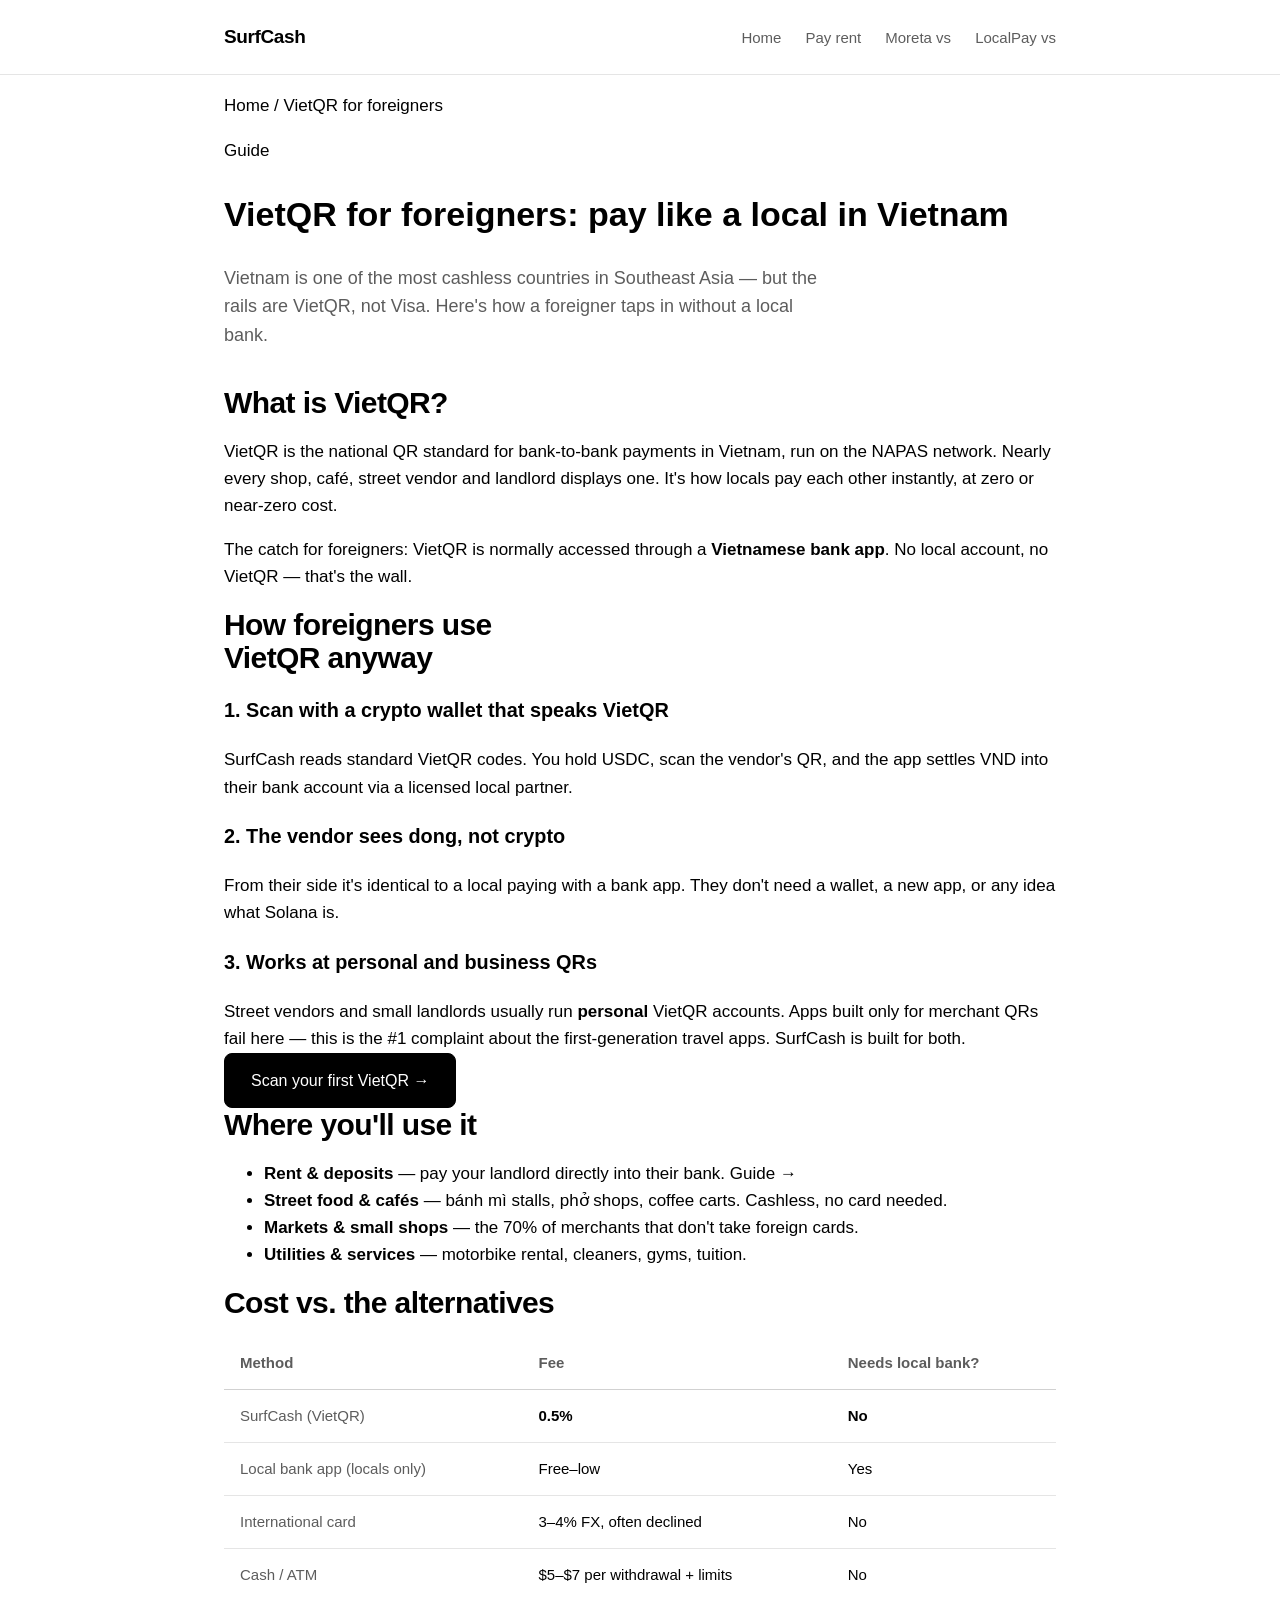
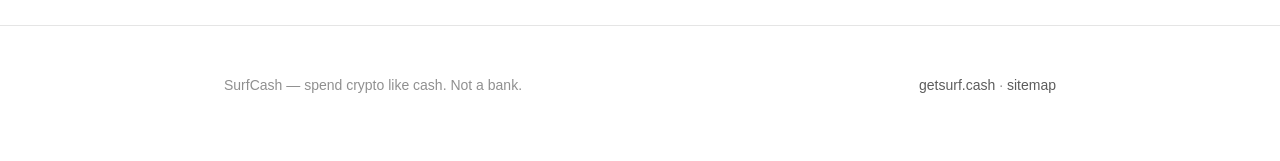
<file: pay-in-vietnam.html>
<!DOCTYPE html>
<html lang="en">
<head>
<meta charset="utf-8"/>
<meta name="viewport" content="width=device-width, initial-scale=1"/>
<title>VietQR for Foreigners: Pay Like a Local in Vietnam</title>
<meta name="description" content="VietQR is Vietnam's national QR payment standard. Foreigners can use it without a local bank by scanning with a crypto wallet. How it works, what it costs."/>
<link rel="canonical" href="https://akshatcoder-hash.github.io/surfcash-seo/pay-in-vietnam.html"/>
<link rel="stylesheet" href="style.css"/>
</head>
<body>
<header><div class="wrap"><a class="logo" href="./">SurfCash</a><nav><a href="index.html">Home</a><a href="how-to-pay-rent-vietnam.html">Pay rent</a><a href="moreta-vs-surfcash.html">Moreta vs</a><a href="localpay-vs-surfcash.html">LocalPay vs</a></nav></div></header>

<div class="wrap">
  <p class="crumb"><a href="./">Home</a> / VietQR for foreigners</p>
  <span class="tag">Guide</span>
  <h1 class="page">VietQR for foreigners: pay like a local in Vietnam</h1>
  <p class="lead">Vietnam is one of the most cashless countries in Southeast Asia — but the rails are VietQR, not Visa. Here's how a foreigner taps in without a local bank.</p>
</div>

<section><div class="wrap">
  <h2>What is VietQR?</h2>
  <p>VietQR is the national QR standard for bank-to-bank payments in Vietnam, run on the NAPAS network. Nearly every shop, café, street vendor and landlord displays one. It's how locals pay each other instantly, at zero or near-zero cost.</p>
  <p>The catch for foreigners: VietQR is normally accessed through a <strong>Vietnamese bank app</strong>. No local account, no VietQR — that's the wall.</p>
</div></section>

<section><div class="wrap">
  <h2>How foreigners use VietQR anyway</h2>
  <div class="card"><h3>1. Scan with a crypto wallet that speaks VietQR</h3>SurfCash reads standard VietQR codes. You hold USDC, scan the vendor's QR, and the app settles VND into their bank account via a licensed local partner.</div>
  <div class="card"><h3>2. The vendor sees dong, not crypto</h3>From their side it's identical to a local paying with a bank app. They don't need a wallet, a new app, or any idea what Solana is.</div>
  <div class="card"><h3>3. Works at personal and business QRs</h3>Street vendors and small landlords usually run <strong>personal</strong> VietQR accounts. Apps built only for merchant QRs fail here — this is the #1 complaint about the first-generation travel apps. SurfCash is built for both.</div>
  <a class="btn" href="https://www.getsurf.cash/" rel="noopener">Scan your first VietQR →</a>
</div></section>

<section><div class="wrap">
  <h2>Where you'll use it</h2>
  <ul>
    <li><strong>Rent &amp; deposits</strong> — pay your landlord directly into their bank. <a href="how-to-pay-rent-vietnam.html">Guide →</a></li>
    <li><strong>Street food &amp; cafés</strong> — bánh mì stalls, phở shops, coffee carts. Cashless, no card needed.</li>
    <li><strong>Markets &amp; small shops</strong> — the 70% of merchants that don't take foreign cards.</li>
    <li><strong>Utilities &amp; services</strong> — motorbike rental, cleaners, gyms, tuition.</li>
  </ul>
</div></section>

<section><div class="wrap">
  <h2>Cost vs. the alternatives</h2>
  <table>
    <tr><th>Method</th><th>Fee</th><th>Needs local bank?</th></tr>
    <tr><td>SurfCash (VietQR)</td><td class="win">0.5%</td><td class="win">No</td></tr>
    <tr><td>Local bank app (locals only)</td><td>Free–low</td><td>Yes</td></tr>
    <tr><td>International card</td><td>3–4% FX, often declined</td><td>No</td></tr>
    <tr><td>Cash / ATM</td><td>$5–$7 per withdrawal + limits</td><td>No</td></tr>
  </table>
</div></section>

<footer><div class="wrap"><span>SurfCash — spend crypto like cash. Not a bank.</span><span><a href="https://www.getsurf.cash/" rel="noopener">getsurf.cash</a> · <a href="sitemap.xml">sitemap</a></span></div></footer>
</body>
</html>
</file>
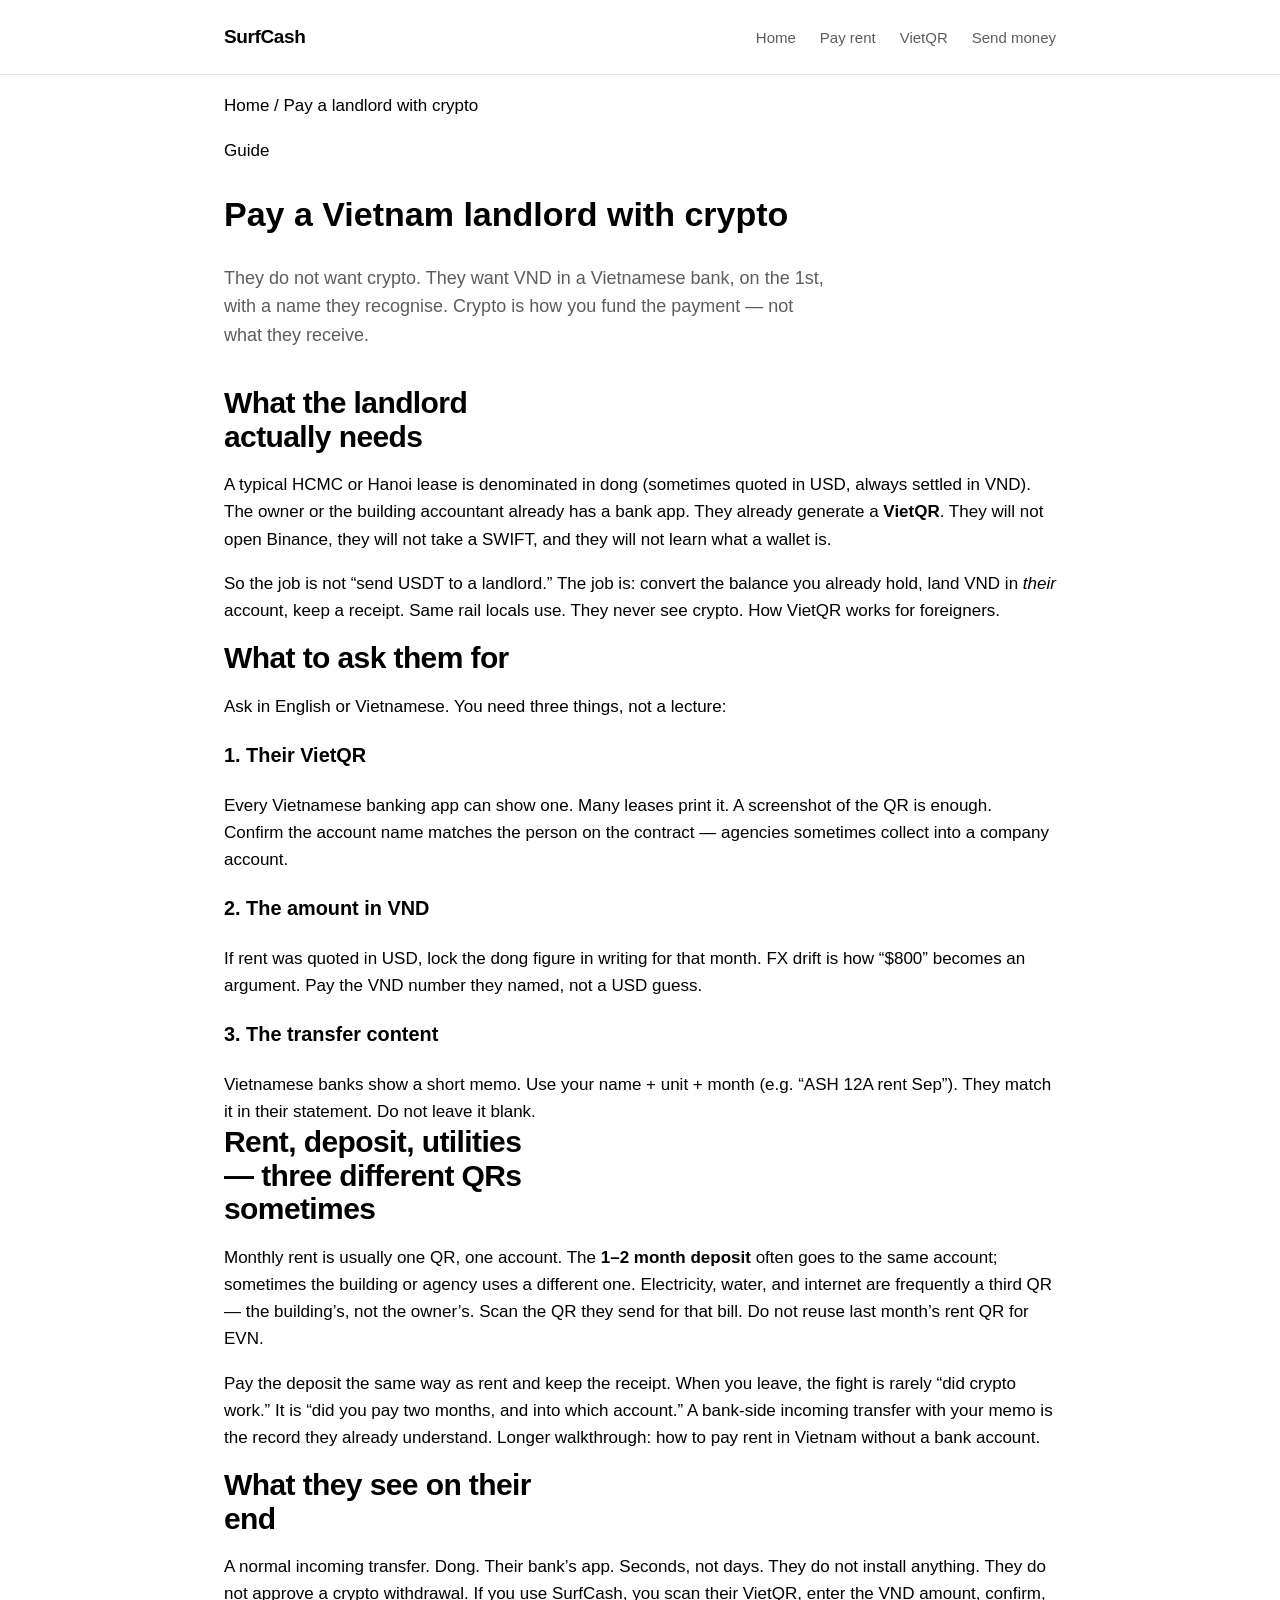
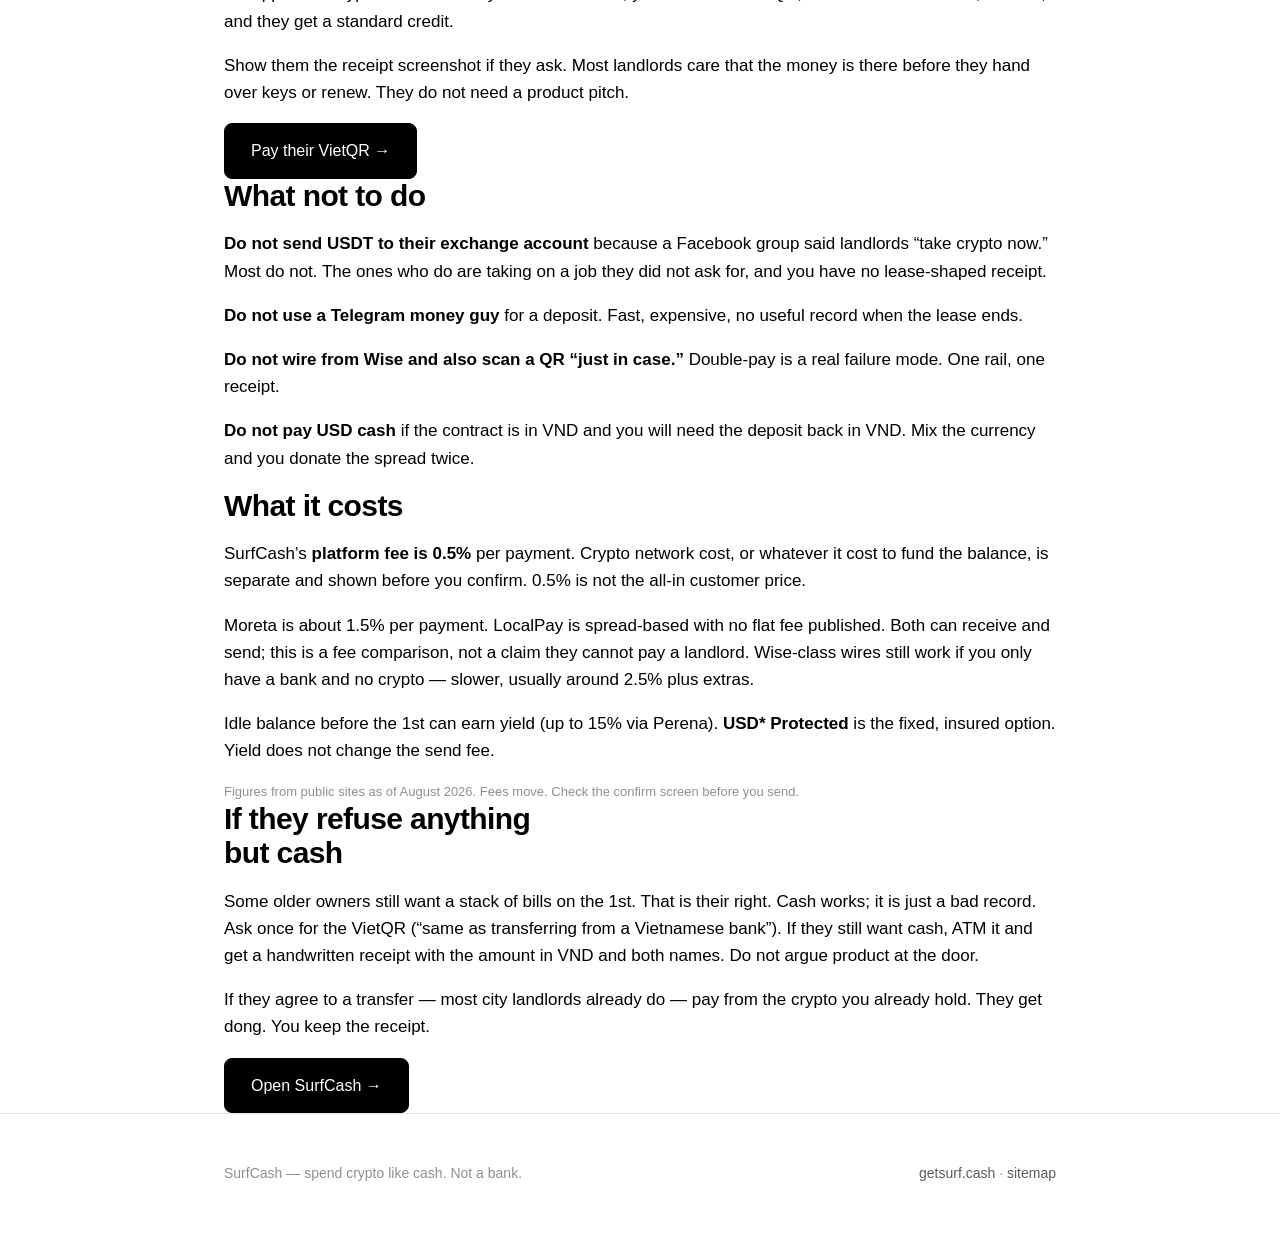
<file: pay-landlord-crypto.html>
<!DOCTYPE html>
<html lang="en">
<head>
<meta charset="utf-8"/>
<meta name="viewport" content="width=device-width, initial-scale=1"/>
<title>Pay a Vietnam Landlord with Crypto (2026)</title>
<meta name="description" content="Your landlord wants dong in their Vietnamese bank, not USDT. How to pay rent and deposits from crypto via VietQR — what to ask them, what they see, and the real fee."/>
<link rel="canonical" href="https://akshatcoder-hash.github.io/surfcash-seo/pay-landlord-crypto.html"/>
<link rel="stylesheet" href="style.css"/>
</head>
<body>
<header><div class="wrap"><a class="logo" href="./">SurfCash</a><nav><a href="index.html">Home</a><a href="how-to-pay-rent-vietnam.html">Pay rent</a><a href="pay-in-vietnam.html">VietQR</a><a href="send-money-to-vietnam.html">Send money</a></nav></div></header>

<div class="wrap">
  <p class="crumb"><a href="./">Home</a> / Pay a landlord with crypto</p>
  <span class="tag">Guide</span>
  <h1 class="page">Pay a Vietnam landlord with crypto</h1>
  <p class="lead">They do not want crypto. They want VND in a Vietnamese bank, on the 1st, with a name they recognise. Crypto is how you fund the payment — not what they receive.</p>
</div>

<section><div class="wrap">
  <h2>What the landlord actually needs</h2>
  <p>A typical HCMC or Hanoi lease is denominated in dong (sometimes quoted in USD, always settled in VND). The owner or the building accountant already has a bank app. They already generate a <strong>VietQR</strong>. They will not open Binance, they will not take a SWIFT, and they will not learn what a wallet is.</p>
  <p>So the job is not “send USDT to a landlord.” The job is: convert the balance you already hold, land VND in <em>their</em> account, keep a receipt. Same rail locals use. They never see crypto. <a href="pay-in-vietnam.html">How VietQR works for foreigners</a>.</p>
</div></section>

<section><div class="wrap">
  <h2>What to ask them for</h2>
  <p>Ask in English or Vietnamese. You need three things, not a lecture:</p>
  <div class="card"><h3>1. Their VietQR</h3>Every Vietnamese banking app can show one. Many leases print it. A screenshot of the QR is enough. Confirm the account name matches the person on the contract — agencies sometimes collect into a company account.</div>
  <div class="card"><h3>2. The amount in VND</h3>If rent was quoted in USD, lock the dong figure in writing for that month. FX drift is how “$800” becomes an argument. Pay the VND number they named, not a USD guess.</div>
  <div class="card"><h3>3. The transfer content</h3>Vietnamese banks show a short memo. Use your name + unit + month (e.g. “ASH 12A rent Sep”). They match it in their statement. Do not leave it blank.</div>
</div></section>

<section><div class="wrap">
  <h2>Rent, deposit, utilities — three different QRs sometimes</h2>
  <p>Monthly rent is usually one QR, one account. The <strong>1–2 month deposit</strong> often goes to the same account; sometimes the building or agency uses a different one. Electricity, water, and internet are frequently a third QR — the building’s, not the owner’s. Scan the QR they send for that bill. Do not reuse last month’s rent QR for EVN.</p>
  <p>Pay the deposit the same way as rent and keep the receipt. When you leave, the fight is rarely “did crypto work.” It is “did you pay two months, and into which account.” A bank-side incoming transfer with your memo is the record they already understand. Longer walkthrough: <a href="how-to-pay-rent-vietnam.html">how to pay rent in Vietnam without a bank account</a>.</p>
</div></section>

<section><div class="wrap">
  <h2>What they see on their end</h2>
  <p>A normal incoming transfer. Dong. Their bank’s app. Seconds, not days. They do not install anything. They do not approve a crypto withdrawal. If you use SurfCash, you scan their VietQR, enter the VND amount, confirm, and they get a standard credit.</p>
  <p>Show them the receipt screenshot if they ask. Most landlords care that the money is there before they hand over keys or renew. They do not need a product pitch.</p>
  <a class="btn" href="https://www.getsurf.cash/" rel="noopener">Pay their VietQR →</a>
</div></section>

<section><div class="wrap">
  <h2>What not to do</h2>
  <p><strong>Do not send USDT to their exchange account</strong> because a Facebook group said landlords “take crypto now.” Most do not. The ones who do are taking on a job they did not ask for, and you have no lease-shaped receipt.</p>
  <p><strong>Do not use a Telegram money guy</strong> for a deposit. Fast, expensive, no useful record when the lease ends.</p>
  <p><strong>Do not wire from Wise and also scan a QR “just in case.”</strong> Double-pay is a real failure mode. One rail, one receipt.</p>
  <p><strong>Do not pay USD cash</strong> if the contract is in VND and you will need the deposit back in VND. Mix the currency and you donate the spread twice.</p>
</div></section>

<section><div class="wrap">
  <h2>What it costs</h2>
  <p>SurfCash’s <strong>platform fee is 0.5%</strong> per payment. Crypto network cost, or whatever it cost to fund the balance, is separate and shown before you confirm. 0.5% is not the all-in customer price.</p>
  <p>Moreta is about 1.5% per payment. LocalPay is spread-based with no flat fee published. Both can receive and send; this is a fee comparison, not a claim they cannot pay a landlord. Wise-class wires still work if you only have a bank and no crypto — slower, usually around 2.5% plus extras.</p>
  <p>Idle balance before the 1st can earn yield (up to 15% via Perena). <strong>USD* Protected</strong> is the fixed, insured option. Yield does not change the send fee.</p>
  <p class="fine">Figures from public sites as of August 2026. Fees move. Check the confirm screen before you send.</p>
</div></section>

<section><div class="wrap">
  <h2>If they refuse anything but cash</h2>
  <p>Some older owners still want a stack of bills on the 1st. That is their right. Cash works; it is just a bad record. Ask once for the VietQR (“same as transferring from a Vietnamese bank”). If they still want cash, ATM it and get a handwritten receipt with the amount in VND and both names. Do not argue product at the door.</p>
  <p>If they agree to a transfer — most city landlords already do — pay from the crypto you already hold. They get dong. You keep the receipt.</p>
  <a class="btn" href="https://www.getsurf.cash/" rel="noopener">Open SurfCash →</a>
</div></section>

<footer><div class="wrap"><span>SurfCash — spend crypto like cash. Not a bank.</span><span><a href="https://www.getsurf.cash/" rel="noopener">getsurf.cash</a> · <a href="sitemap.xml">sitemap</a></span></div></footer>
</body>
</html>
</file>
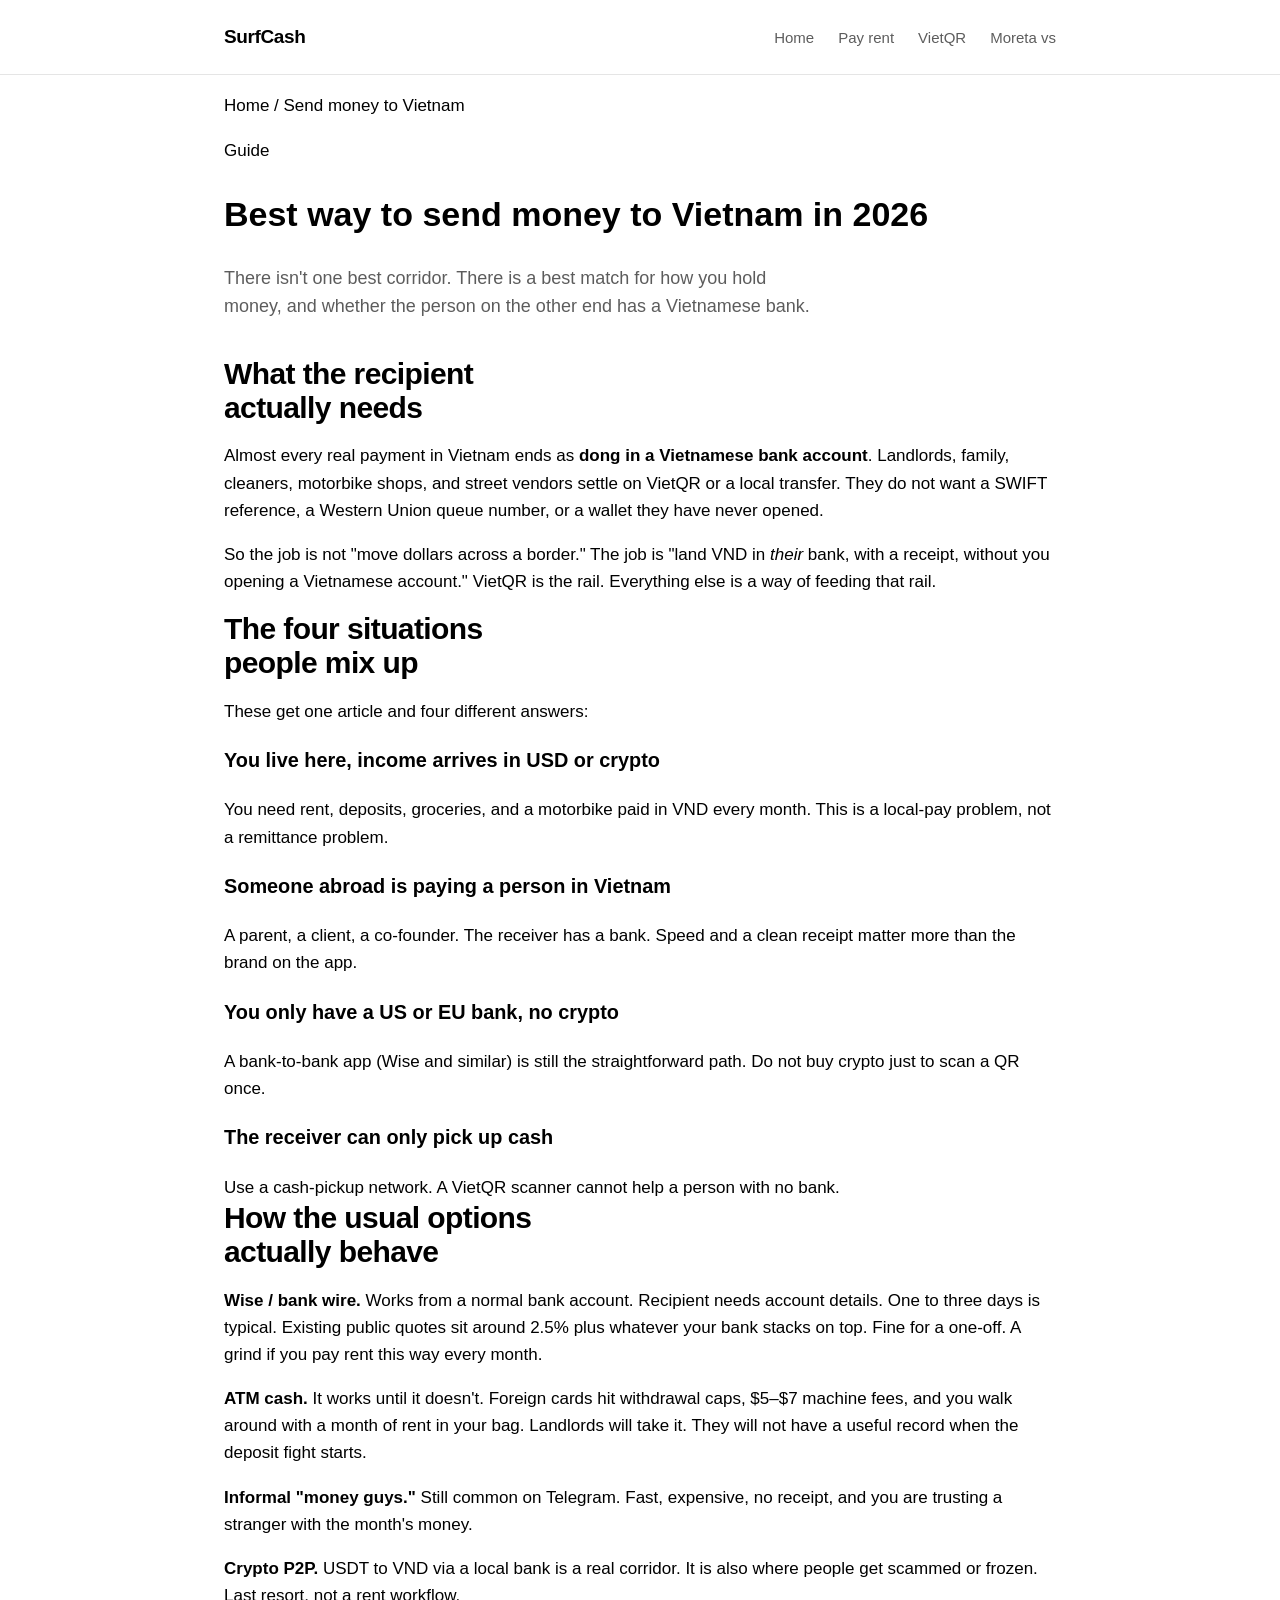
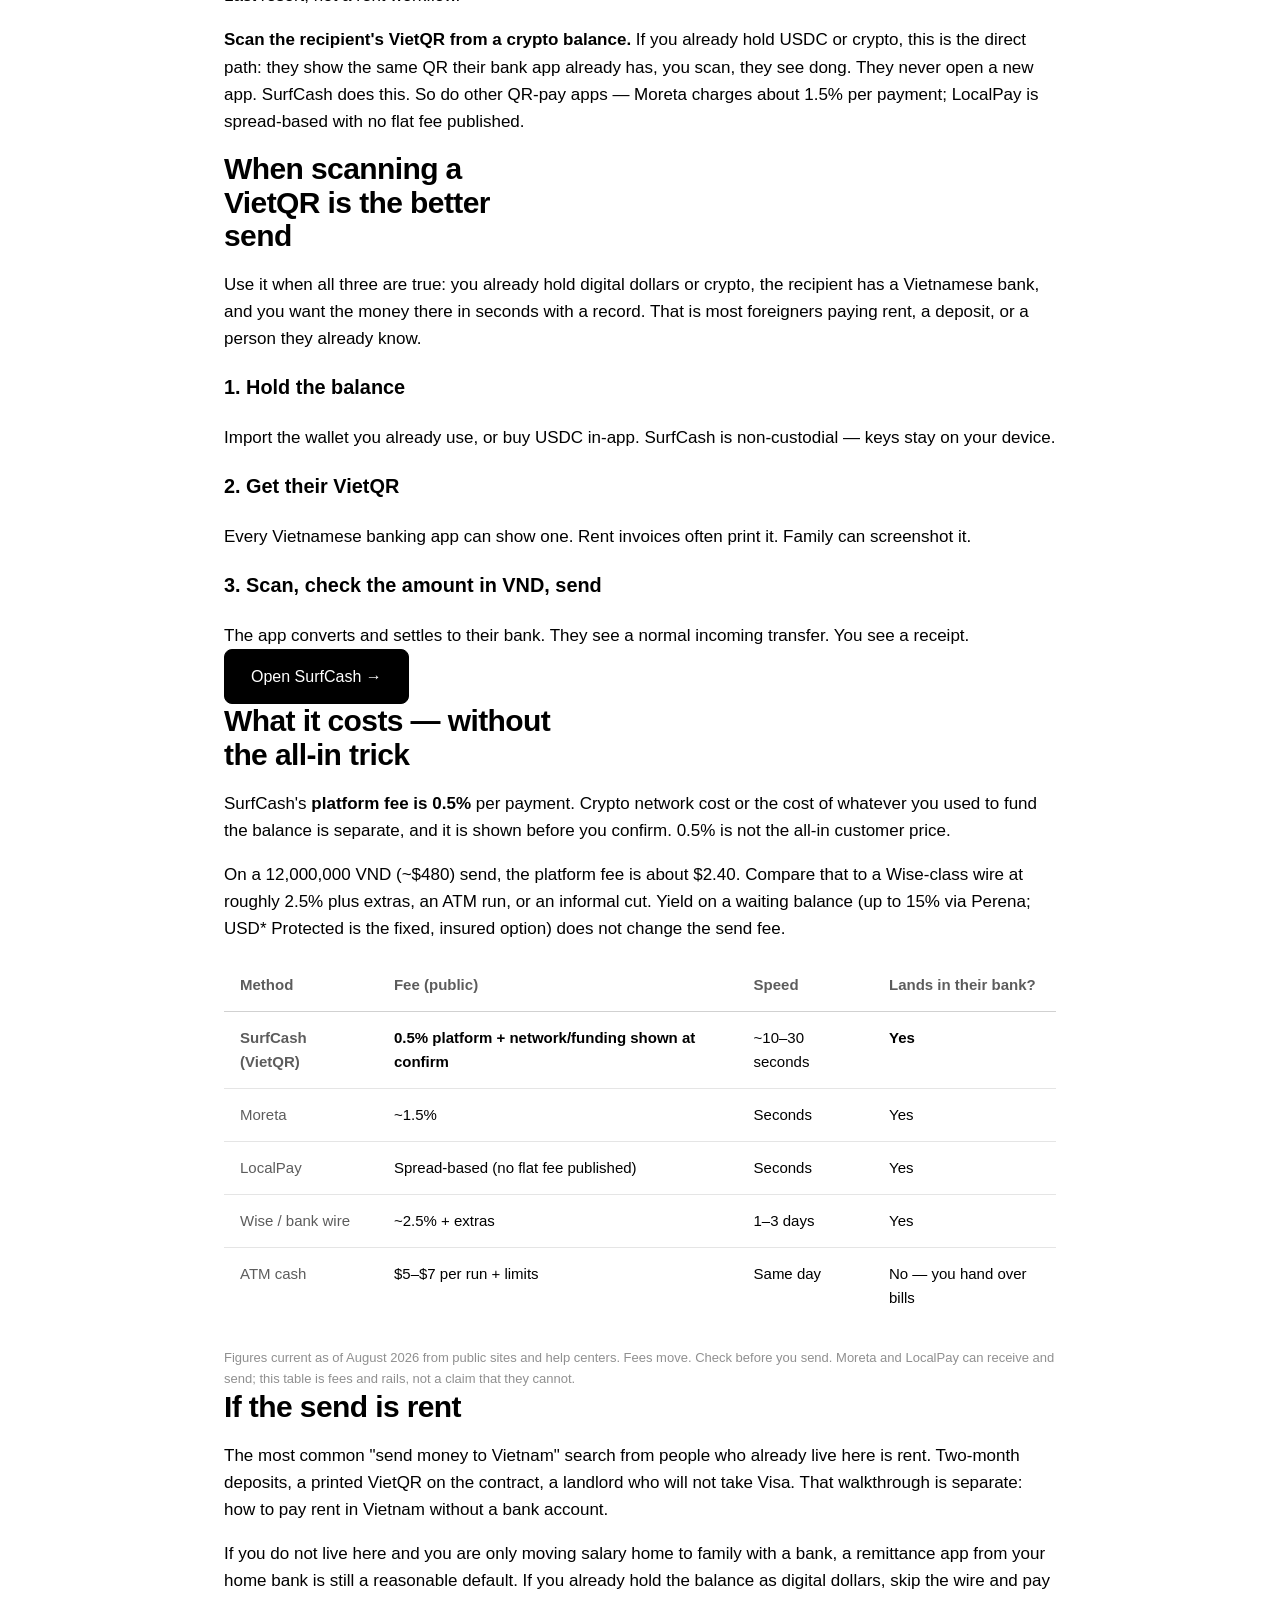
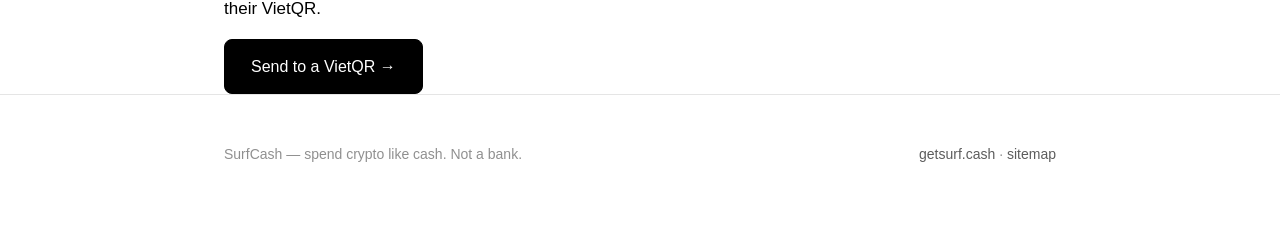
<file: send-money-to-vietnam.html>
<!DOCTYPE html>
<html lang="en">
<head>
<meta charset="utf-8"/>
<meta name="viewport" content="width=device-width, initial-scale=1"/>
<title>Best Way to Send Money to Vietnam in 2026</title>
<meta name="description" content="Honest 2026 guide to sending money to Vietnam: Wise, cash, P2P, and paying a VietQR from crypto. What each path costs, when it fails, and when a 0.5% scan is enough."/>
<link rel="canonical" href="https://akshatcoder-hash.github.io/surfcash-seo/send-money-to-vietnam.html"/>
<link rel="stylesheet" href="style.css"/>
</head>
<body>
<header><div class="wrap"><a class="logo" href="./">SurfCash</a><nav><a href="index.html">Home</a><a href="how-to-pay-rent-vietnam.html">Pay rent</a><a href="pay-in-vietnam.html">VietQR</a><a href="moreta-vs-surfcash.html">Moreta vs</a></nav></div></header>

<div class="wrap">
  <p class="crumb"><a href="./">Home</a> / Send money to Vietnam</p>
  <span class="tag">Guide</span>
  <h1 class="page">Best way to send money to Vietnam in 2026</h1>
  <p class="lead">There isn't one best corridor. There is a best match for how you hold money, and whether the person on the other end has a Vietnamese bank.</p>
</div>

<section><div class="wrap">
  <h2>What the recipient actually needs</h2>
  <p>Almost every real payment in Vietnam ends as <strong>dong in a Vietnamese bank account</strong>. Landlords, family, cleaners, motorbike shops, and street vendors settle on VietQR or a local transfer. They do not want a SWIFT reference, a Western Union queue number, or a wallet they have never opened.</p>
  <p>So the job is not "move dollars across a border." The job is "land VND in <em>their</em> bank, with a receipt, without you opening a Vietnamese account." <a href="pay-in-vietnam.html">VietQR is the rail</a>. Everything else is a way of feeding that rail.</p>
</div></section>

<section><div class="wrap">
  <h2>The four situations people mix up</h2>
  <p>These get one article and four different answers:</p>
  <div class="card"><h3>You live here, income arrives in USD or crypto</h3>You need rent, deposits, groceries, and a motorbike paid in VND every month. This is a local-pay problem, not a remittance problem.</div>
  <div class="card"><h3>Someone abroad is paying a person in Vietnam</h3>A parent, a client, a co-founder. The receiver has a bank. Speed and a clean receipt matter more than the brand on the app.</div>
  <div class="card"><h3>You only have a US or EU bank, no crypto</h3>A bank-to-bank app (Wise and similar) is still the straightforward path. Do not buy crypto just to scan a QR once.</div>
  <div class="card"><h3>The receiver can only pick up cash</h3>Use a cash-pickup network. A VietQR scanner cannot help a person with no bank.</div>
</div></section>

<section><div class="wrap">
  <h2>How the usual options actually behave</h2>
  <p><strong>Wise / bank wire.</strong> Works from a normal bank account. Recipient needs account details. One to three days is typical. Existing public quotes sit around 2.5% plus whatever your bank stacks on top. Fine for a one-off. A grind if you pay rent this way every month.</p>
  <p><strong>ATM cash.</strong> It works until it doesn't. Foreign cards hit withdrawal caps, $5–$7 machine fees, and you walk around with a month of rent in your bag. Landlords will take it. They will not have a useful record when the deposit fight starts.</p>
  <p><strong>Informal "money guys."</strong> Still common on Telegram. Fast, expensive, no receipt, and you are trusting a stranger with the month's money.</p>
  <p><strong>Crypto P2P.</strong> USDT to VND via a local bank is a real corridor. It is also where people get scammed or frozen. Last resort, not a rent workflow.</p>
  <p><strong>Scan the recipient's VietQR from a crypto balance.</strong> If you already hold USDC or crypto, this is the direct path: they show the same QR their bank app already has, you scan, they see dong. They never open a new app. SurfCash does this. So do other QR-pay apps — <a href="moreta-vs-surfcash.html">Moreta</a> charges about 1.5% per payment; LocalPay is spread-based with no flat fee published.</p>
</div></section>

<section><div class="wrap">
  <h2>When scanning a VietQR is the better send</h2>
  <p>Use it when all three are true: you already hold digital dollars or crypto, the recipient has a Vietnamese bank, and you want the money there in seconds with a record. That is most foreigners paying rent, a deposit, or a person they already know.</p>
  <div class="card"><h3>1. Hold the balance</h3>Import the wallet you already use, or buy USDC in-app. SurfCash is non-custodial — keys stay on your device.</div>
  <div class="card"><h3>2. Get their VietQR</h3>Every Vietnamese banking app can show one. Rent invoices often print it. Family can screenshot it.</div>
  <div class="card"><h3>3. Scan, check the amount in VND, send</h3>The app converts and settles to their bank. They see a normal incoming transfer. You see a receipt.</div>
  <a class="btn" href="https://www.getsurf.cash/" rel="noopener">Open SurfCash →</a>
</div></section>

<section><div class="wrap">
  <h2>What it costs — without the all-in trick</h2>
  <p>SurfCash's <strong>platform fee is 0.5%</strong> per payment. Crypto network cost or the cost of whatever you used to fund the balance is separate, and it is shown before you confirm. 0.5% is not the all-in customer price.</p>
  <p>On a 12,000,000 VND (~$480) send, the platform fee is about $2.40. Compare that to a Wise-class wire at roughly 2.5% plus extras, an ATM run, or an informal cut. Yield on a waiting balance (up to 15% via Perena; USD* Protected is the fixed, insured option) does not change the send fee.</p>
  <table>
    <tr><th>Method</th><th>Fee (public)</th><th>Speed</th><th>Lands in their bank?</th></tr>
    <tr><td><strong>SurfCash (VietQR)</strong></td><td class="win">0.5% platform + network/funding shown at confirm</td><td>~10–30 seconds</td><td class="win">Yes</td></tr>
    <tr><td>Moreta</td><td>~1.5%</td><td>Seconds</td><td>Yes</td></tr>
    <tr><td>LocalPay</td><td>Spread-based (no flat fee published)</td><td>Seconds</td><td>Yes</td></tr>
    <tr><td>Wise / bank wire</td><td>~2.5% + extras</td><td>1–3 days</td><td>Yes</td></tr>
    <tr><td>ATM cash</td><td>$5–$7 per run + limits</td><td>Same day</td><td>No — you hand over bills</td></tr>
  </table>
  <p class="fine">Figures current as of August 2026 from public sites and help centers. Fees move. Check before you send. Moreta and LocalPay can receive and send; this table is fees and rails, not a claim that they cannot.</p>
</div></section>

<section><div class="wrap">
  <h2>If the send is rent</h2>
  <p>The most common "send money to Vietnam" search from people who already live here is rent. Two-month deposits, a printed VietQR on the contract, a landlord who will not take Visa. That walkthrough is separate: <a href="how-to-pay-rent-vietnam.html">how to pay rent in Vietnam without a bank account</a>.</p>
  <p>If you do not live here and you are only moving salary home to family with a bank, a remittance app from your home bank is still a reasonable default. If you already hold the balance as digital dollars, skip the wire and pay their VietQR.</p>
  <a class="btn" href="https://www.getsurf.cash/" rel="noopener">Send to a VietQR →</a>
</div></section>

<footer><div class="wrap"><span>SurfCash — spend crypto like cash. Not a bank.</span><span><a href="https://www.getsurf.cash/" rel="noopener">getsurf.cash</a> · <a href="sitemap.xml">sitemap</a></span></div></footer>
</body>
</html>
</file>
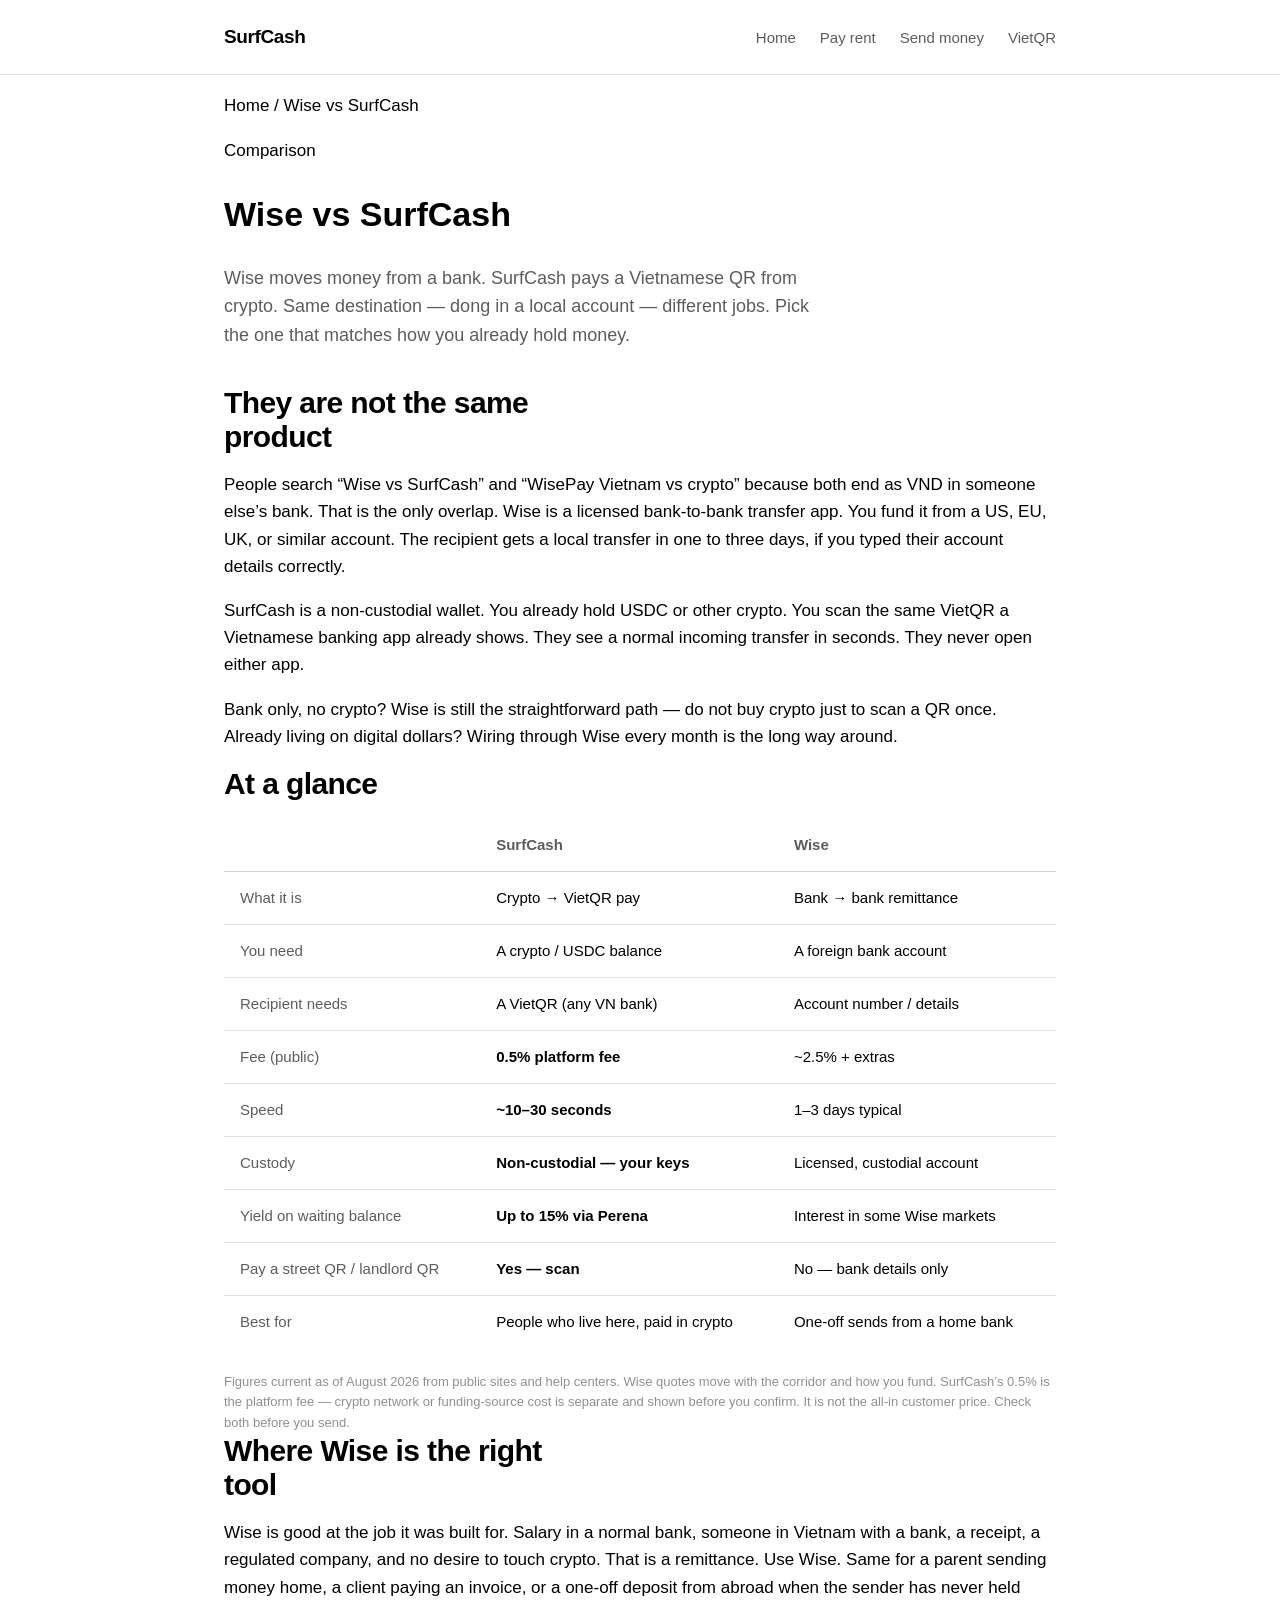
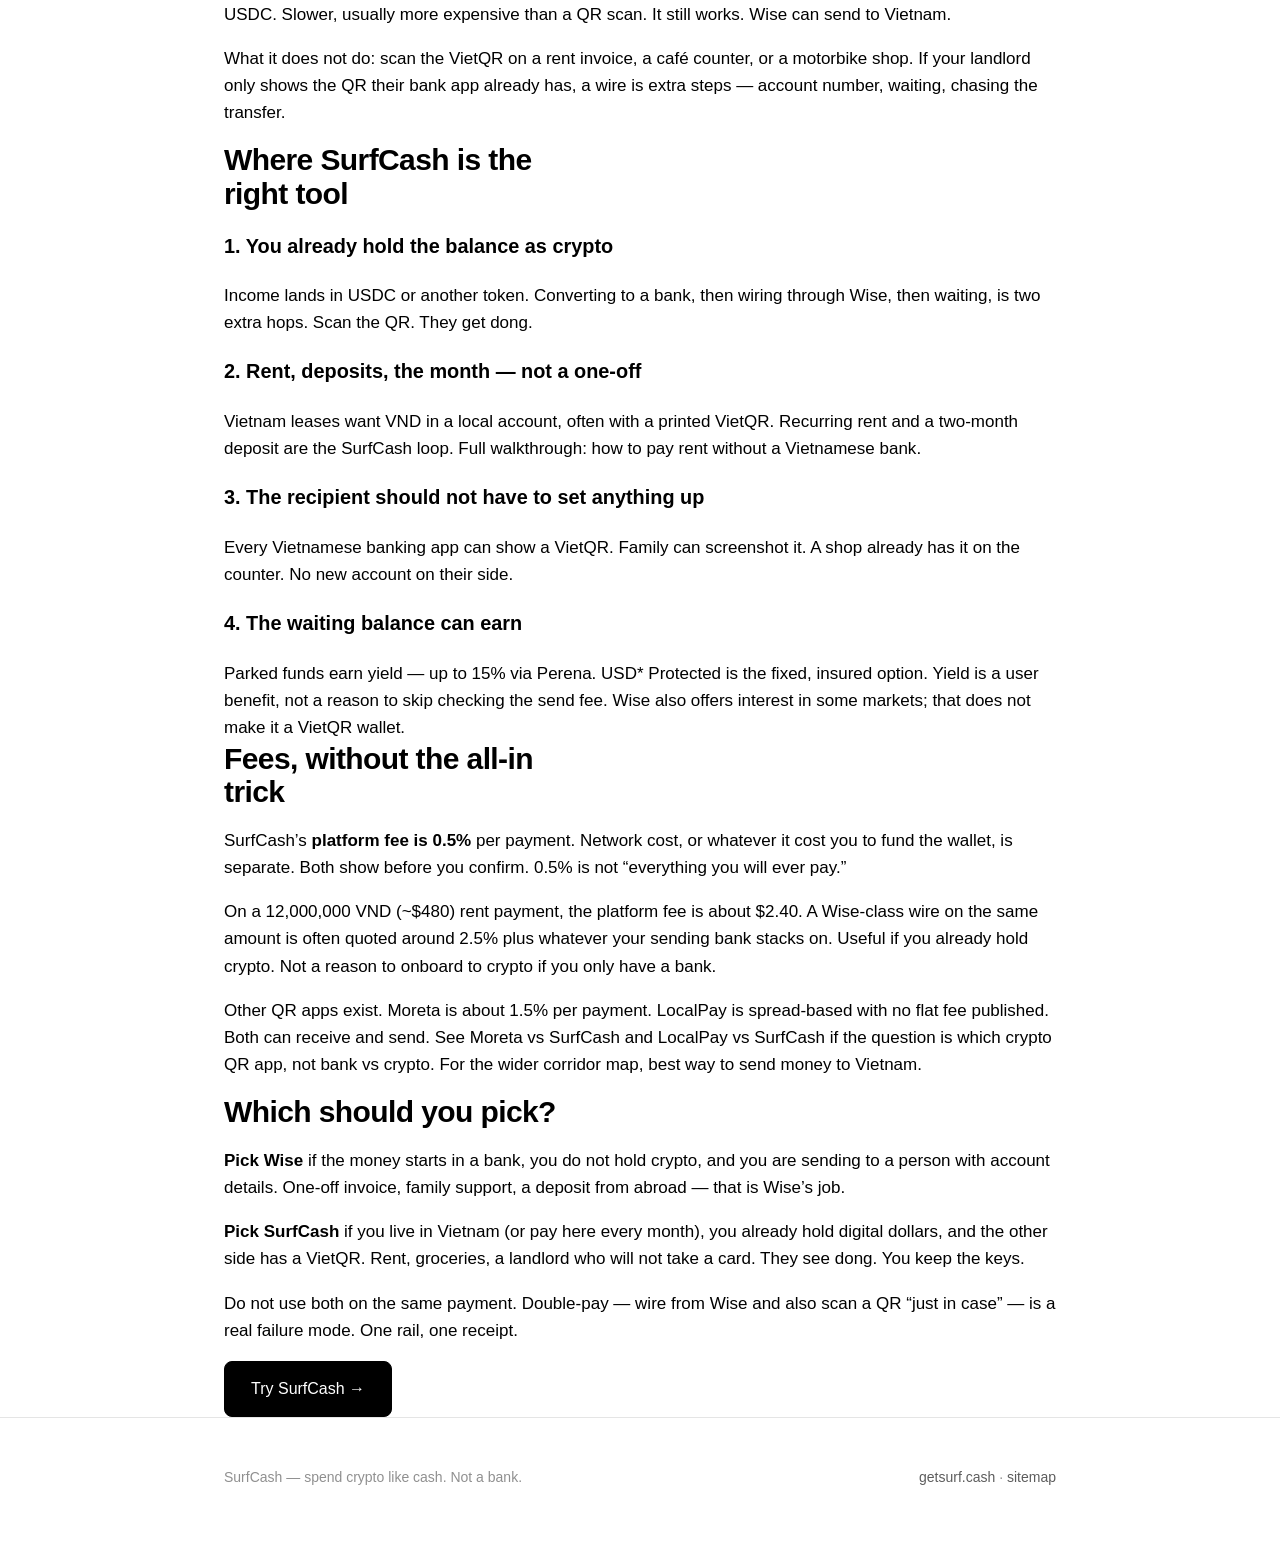
<file: wise-vs-surfcash.html>
<!DOCTYPE html>
<html lang="en">
<head>
<meta charset="utf-8"/>
<meta name="viewport" content="width=device-width, initial-scale=1"/>
<title>Wise vs SurfCash: Bank Wire vs Crypto for Vietnam (2026)</title>
<meta name="description" content="Wise vs SurfCash for paying rent and bills in Vietnam. Honest 2026 comparison: fees, speed, VietQR, when a bank wire is still the right tool, and when a crypto scan is."/>
<link rel="canonical" href="https://akshatcoder-hash.github.io/surfcash-seo/wise-vs-surfcash.html"/>
<link rel="stylesheet" href="style.css"/>
</head>
<body>
<header><div class="wrap"><a class="logo" href="./">SurfCash</a><nav><a href="index.html">Home</a><a href="how-to-pay-rent-vietnam.html">Pay rent</a><a href="send-money-to-vietnam.html">Send money</a><a href="pay-in-vietnam.html">VietQR</a></nav></div></header>

<div class="wrap">
  <p class="crumb"><a href="./">Home</a> / Wise vs SurfCash</p>
  <span class="tag">Comparison</span>
  <h1 class="page">Wise vs SurfCash</h1>
  <p class="lead">Wise moves money from a bank. SurfCash pays a Vietnamese QR from crypto. Same destination — dong in a local account — different jobs. Pick the one that matches how you already hold money.</p>
</div>

<section><div class="wrap">
  <h2>They are not the same product</h2>
  <p>People search “Wise vs SurfCash” and “WisePay Vietnam vs crypto” because both end as VND in someone else’s bank. That is the only overlap. Wise is a licensed bank-to-bank transfer app. You fund it from a US, EU, UK, or similar account. The recipient gets a local transfer in one to three days, if you typed their account details correctly.</p>
  <p>SurfCash is a non-custodial wallet. You already hold USDC or other crypto. You scan the same VietQR a Vietnamese banking app already shows. They see a normal incoming transfer in seconds. They never open either app.</p>
  <p>Bank only, no crypto? Wise is still the straightforward path — do not buy crypto just to scan a QR once. Already living on digital dollars? Wiring through Wise every month is the long way around.</p>
</div></section>

<section><div class="wrap">
  <h2>At a glance</h2>
  <table>
    <tr><th></th><th>SurfCash</th><th>Wise</th></tr>
    <tr><td>What it is</td><td>Crypto → VietQR pay</td><td>Bank → bank remittance</td></tr>
    <tr><td>You need</td><td>A crypto / USDC balance</td><td>A foreign bank account</td></tr>
    <tr><td>Recipient needs</td><td>A VietQR (any VN bank)</td><td>Account number / details</td></tr>
    <tr><td>Fee (public)</td><td class="win">0.5% platform fee</td><td>~2.5% + extras</td></tr>
    <tr><td>Speed</td><td class="win">~10–30 seconds</td><td>1–3 days typical</td></tr>
    <tr><td>Custody</td><td class="win">Non-custodial — your keys</td><td>Licensed, custodial account</td></tr>
    <tr><td>Yield on waiting balance</td><td class="win">Up to 15% via Perena</td><td>Interest in some Wise markets</td></tr>
    <tr><td>Pay a street QR / landlord QR</td><td class="win">Yes — scan</td><td>No — bank details only</td></tr>
    <tr><td>Best for</td><td>People who live here, paid in crypto</td><td>One-off sends from a home bank</td></tr>
  </table>
  <p class="fine">Figures current as of August 2026 from public sites and help centers. Wise quotes move with the corridor and how you fund. SurfCash’s 0.5% is the platform fee — crypto network or funding-source cost is separate and shown before you confirm. It is not the all-in customer price. Check both before you send.</p>
</div></section>

<section><div class="wrap">
  <h2>Where Wise is the right tool</h2>
  <p>Wise is good at the job it was built for. Salary in a normal bank, someone in Vietnam with a bank, a receipt, a regulated company, and no desire to touch crypto. That is a remittance. Use Wise. Same for a parent sending money home, a client paying an invoice, or a one-off deposit from abroad when the sender has never held USDC. Slower, usually more expensive than a QR scan. It still works. Wise can send to Vietnam.</p>
  <p>What it does not do: scan the VietQR on a rent invoice, a café counter, or a motorbike shop. If your landlord only shows the QR their bank app already has, a wire is extra steps — account number, waiting, chasing the transfer.</p>
</div></section>

<section><div class="wrap">
  <h2>Where SurfCash is the right tool</h2>
  <div class="card"><h3>1. You already hold the balance as crypto</h3>Income lands in USDC or another token. Converting to a bank, then wiring through Wise, then waiting, is two extra hops. Scan the QR. They get dong.</div>
  <div class="card"><h3>2. Rent, deposits, the month — not a one-off</h3>Vietnam leases want VND in a local account, often with a printed VietQR. Recurring rent and a two-month deposit are the SurfCash loop. Full walkthrough: <a href="how-to-pay-rent-vietnam.html">how to pay rent without a Vietnamese bank</a>.</div>
  <div class="card"><h3>3. The recipient should not have to set anything up</h3>Every Vietnamese banking app can show a VietQR. Family can screenshot it. A shop already has it on the counter. No new account on their side.</div>
  <div class="card"><h3>4. The waiting balance can earn</h3>Parked funds earn yield — up to 15% via Perena. USD* Protected is the fixed, insured option. Yield is a user benefit, not a reason to skip checking the send fee. Wise also offers interest in some markets; that does not make it a VietQR wallet.</div>
</div></section>

<section><div class="wrap">
  <h2>Fees, without the all-in trick</h2>
  <p>SurfCash’s <strong>platform fee is 0.5%</strong> per payment. Network cost, or whatever it cost you to fund the wallet, is separate. Both show before you confirm. 0.5% is not “everything you will ever pay.”</p>
  <p>On a 12,000,000 VND (~$480) rent payment, the platform fee is about $2.40. A Wise-class wire on the same amount is often quoted around 2.5% plus whatever your sending bank stacks on. Useful if you already hold crypto. Not a reason to onboard to crypto if you only have a bank.</p>
  <p>Other QR apps exist. Moreta is about 1.5% per payment. LocalPay is spread-based with no flat fee published. Both can receive and send. See <a href="moreta-vs-surfcash.html">Moreta vs SurfCash</a> and <a href="localpay-vs-surfcash.html">LocalPay vs SurfCash</a> if the question is which crypto QR app, not bank vs crypto. For the wider corridor map, <a href="send-money-to-vietnam.html">best way to send money to Vietnam</a>.</p>
</div></section>

<section><div class="wrap">
  <h2>Which should you pick?</h2>
  <p><strong>Pick Wise</strong> if the money starts in a bank, you do not hold crypto, and you are sending to a person with account details. One-off invoice, family support, a deposit from abroad — that is Wise’s job.</p>
  <p><strong>Pick SurfCash</strong> if you live in Vietnam (or pay here every month), you already hold digital dollars, and the other side has a VietQR. Rent, groceries, a landlord who will not take a card. They see dong. You keep the keys.</p>
  <p>Do not use both on the same payment. Double-pay — wire from Wise and also scan a QR “just in case” — is a real failure mode. One rail, one receipt.</p>
  <a class="btn" href="https://www.getsurf.cash/" rel="noopener">Try SurfCash →</a>
</div></section>

<footer><div class="wrap"><span>SurfCash — spend crypto like cash. Not a bank.</span><span><a href="https://www.getsurf.cash/" rel="noopener">getsurf.cash</a> · <a href="sitemap.xml">sitemap</a></span></div></footer>
</body>
</html>
</file>
<file: style.css>
:root{
  --ink:#000;
  --ink-2:rgb(0 0 0 / 64%);
  --ink-3:rgb(0 0 0 / 44%);
  --line:rgb(0 0 0 / 10%);
  --line-strong:rgb(0 0 0 / 18%);
  --bg:#fff;
  --bg-2:rgb(0 0 0 / 4%);
  --hover:rgb(0 0 0 / 5%);
}
*{box-sizing:border-box}
html{scroll-behavior:smooth}
body{
  margin:0;
  font:17px/1.6 "Inter",-apple-system,BlinkMacSystemFont,"Segoe UI",Roboto,Helvetica,Arial,sans-serif;
  color:var(--ink);background:var(--bg);
  -webkit-font-smoothing:antialiased;
  font-feature-settings:"cv05","ss01";
}
a{color:var(--ink);text-decoration:none}
a:hover{text-decoration:underline}
.wrap{max-width:880px;margin:0 auto;padding:0 24px}

header{padding:22px 0;border-bottom:1px solid var(--line);background:#fff}
header .wrap{display:flex;justify-content:space-between;align-items:center}
.logo{font-weight:600;font-size:19px;color:var(--ink);letter-spacing:-.02em}
nav a{color:var(--ink-2);margin-left:24px;font-size:15px}
nav a:hover{color:var(--ink);text-decoration:none}

.hero{padding:96px 0 72px}
.eyebrow{font-size:13px;color:var(--ink-3);margin:0 0 18px;letter-spacing:.01em}
.hero h1{font-size:46px;line-height:1.08;letter-spacing:-.03em;font-weight:600;margin:0 0 22px;max-width:14ch}
.hero p{font-size:19px;color:var(--ink-2);max-width:58ch;margin:0 0 36px}
.hero p strong{color:var(--ink);font-weight:600}

.btn{
  display:inline-block;background:var(--ink);color:#fff;
  font-weight:500;padding:14px 26px;border-radius:8px;font-size:16px;
  border:1px solid var(--ink);
}
.btn:hover{text-decoration:none;background:rgb(0 0 0 / 88%)}
.btn.ghost{background:#fff;color:var(--ink);border:1px solid var(--line-strong);margin-left:12px}
.btn.ghost:hover{background:var(--hover);text-decoration:none}

section{padding:0}
.chapter{padding:88px 0;border-top:1px solid var(--line)}
.chapter:first-of-type{border-top:0}
h2{font-size:30px;line-height:1.12;letter-spacing:-.02em;font-weight:600;margin:0 0 18px;max-width:20ch}
.lead{font-size:18px;color:var(--ink-2);max-width:60ch;margin:0 0 36px}

.steps{display:grid;gap:1px;background:var(--line);border:1px solid var(--line);border-radius:10px;overflow:hidden;margin:0 0 40px}
.step{background:#fff;padding:28px 30px}
.step .n{font-size:13px;color:var(--ink-3);margin:0 0 8px}
.step h3{font-size:19px;font-weight:600;margin:0 0 8px;letter-spacing:-.01em}
.step p{margin:0;color:var(--ink-2);font-size:16px}

.points{display:grid;gap:0}
.point{padding:24px 0;border-top:1px solid var(--line)}
.point:first-child{border-top:0}
.point h3{font-size:18px;font-weight:600;margin:0 0 6px}
.point p{margin:0;color:var(--ink-2);font-size:16px;max-width:62ch}
.point a{color:var(--ink);text-decoration:underline;text-underline-offset:2px}

table{width:100%;border-collapse:collapse;margin:0 0 24px;font-size:15px}
th,td{text-align:left;padding:14px 16px;border-bottom:1px solid var(--line);vertical-align:top}
th{font-weight:600;color:var(--ink-2);border-bottom:1px solid var(--line-strong)}
td:first-child{color:var(--ink-2)}
tr:last-child td{border-bottom:0}
.win{font-weight:600}
.fine{font-size:13px;color:var(--ink-3);margin:0}

footer{padding:48px 0 64px;border-top:1px solid var(--line);margin-top:0;color:var(--ink-3);font-size:14px}
footer .wrap{display:flex;justify-content:space-between;flex-wrap:wrap;gap:12px}
footer a{color:var(--ink-2)}
footer a:hover{color:var(--ink)}

@media (max-width:640px){
  .hero{padding:64px 0 48px}
  .hero h1{font-size:34px}
  h2{font-size:25px}
  .chapter{padding:60px 0}
  nav a{margin-left:16px}
  .btn.ghost{margin-left:0;margin-top:12px;display:block;text-align:center}
  .btn{display:block;text-align:center}
}
</file>
